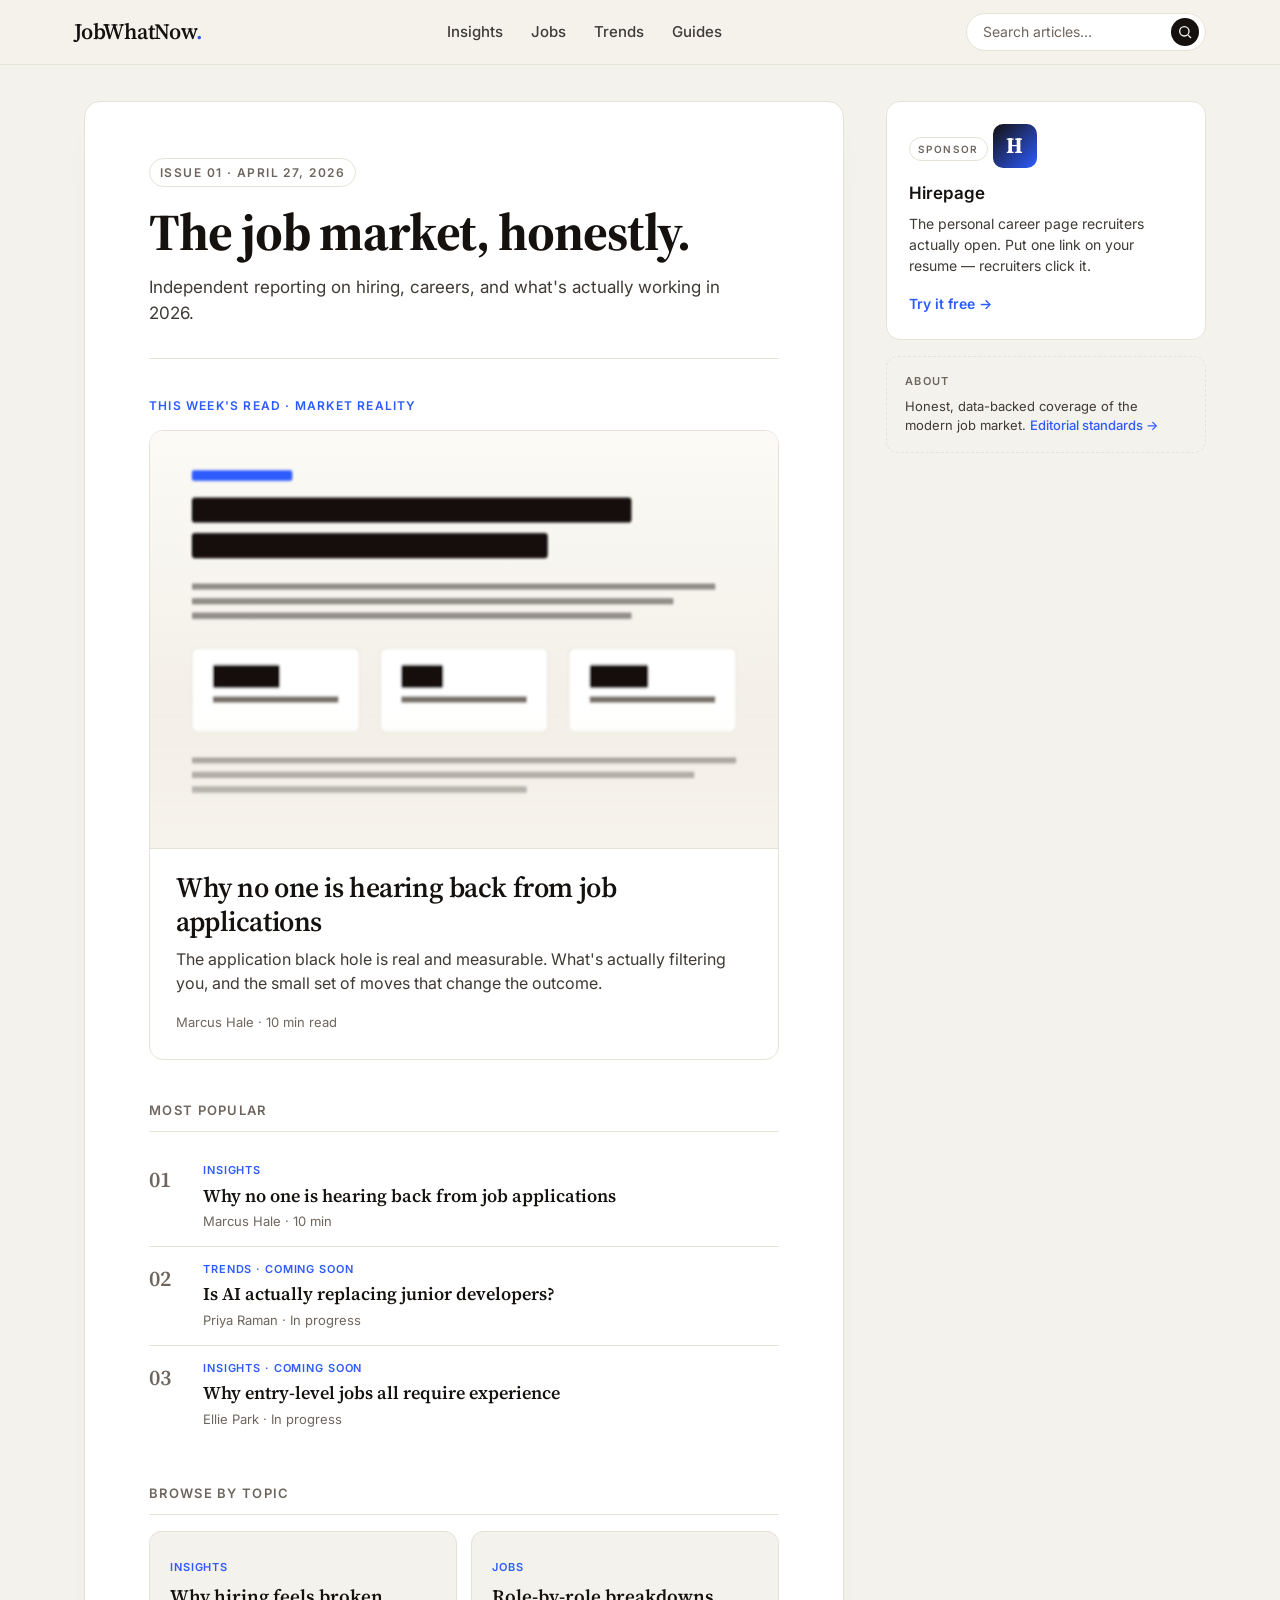
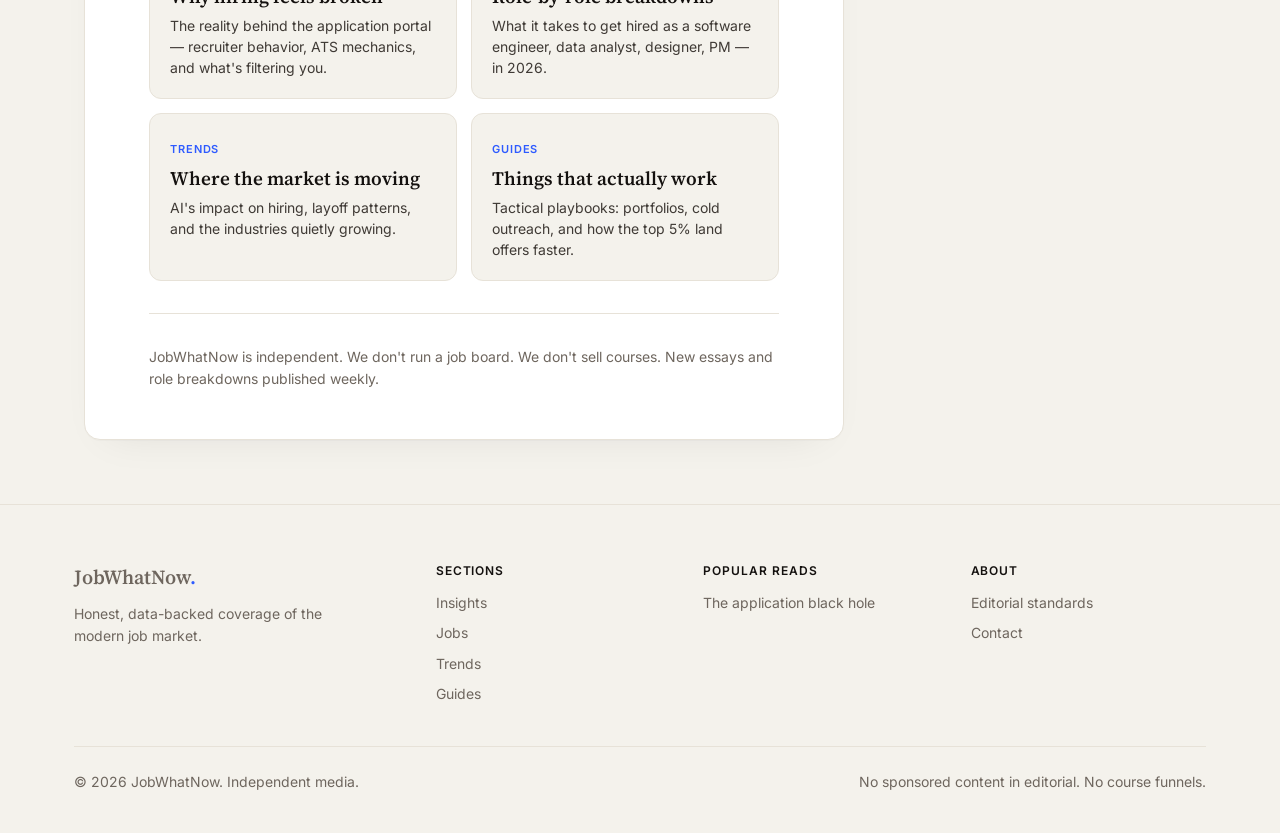
<file: index.html>
<!DOCTYPE html>
<html lang="en">
<head>
<meta charset="UTF-8" />
<meta name="viewport" content="width=device-width,initial-scale=1" />

<title>JobWhatNow — Honest insights on jobs, hiring, and getting hired</title>
<meta name="description" content="Real, data-backed analysis of the modern job market. Why hiring feels broken, what actually works, and what top candidates are doing differently in 2026." />
<link rel="canonical" href="https://jobwhatnow.com/" />

<meta property="og:type" content="website" />
<meta property="og:title" content="JobWhatNow — Honest insights on jobs, hiring, and getting hired" />
<meta property="og:description" content="Real, data-backed analysis of the modern job market. Why hiring feels broken, what actually works, and what top candidates do differently in 2026." />
<meta property="og:url" content="https://jobwhatnow.com/" />
<meta property="og:site_name" content="JobWhatNow" />

<meta name="twitter:card" content="summary_large_image" />
<meta name="twitter:title" content="JobWhatNow — Honest insights on jobs, hiring, and getting hired" />
<meta name="twitter:description" content="Real, data-backed analysis of the modern job market." />

<link rel="preconnect" href="https://fonts.googleapis.com">
<link rel="preconnect" href="https://fonts.gstatic.com" crossorigin>
<link href="https://fonts.googleapis.com/css2?family=Inter:wght@400;500;600;700&family=Source+Serif+4:opsz,wght@8..60,400;8..60,500;8..60,600;8..60,700&display=swap" rel="stylesheet">

<link rel="stylesheet" href="/assets/css/main.css" />

<script type="application/ld+json">
{
  "@context": "https://schema.org",
  "@type": "WebSite",
  "name": "JobWhatNow",
  "url": "https://jobwhatnow.com/",
  "description": "Honest, data-backed insights on jobs, hiring, and the modern career market.",
  "potentialAction": {
    "@type": "SearchAction",
    "target": "https://www.google.com/search?q=site:jobwhatnow.com+{search_term_string}",
    "query-input": "required name=search_term_string"
  }
}
</script>
</head>
<body class="page-paper">

<header class="site-header">
  <div class="container nav">
    <a class="brand" href="/">JobWhatNow<span class="dot">.</span></a>
    <nav class="nav-links">
      <a href="/insights/">Insights</a>
      <a href="/jobs/">Jobs</a>
      <a href="/trends/">Trends</a>
      <a href="/guides/">Guides</a>
    </nav>
    <form class="nav-search" action="https://www.google.com/search" method="get" target="_blank" rel="noopener">
      <input type="hidden" name="q" id="nav-q" />
      <input class="nav-search-input" type="search" placeholder="Search articles…" aria-label="Search articles"
             oninput="document.getElementById('nav-q').value='site:jobwhatnow.com '+this.value" required>
      <button class="nav-search-btn" type="submit" aria-label="Search">
        <svg width="16" height="16" viewBox="0 0 24 24" fill="none" stroke="currentColor" stroke-width="2"><circle cx="11" cy="11" r="7"/><path d="m21 21-4.35-4.35"/></svg>
      </button>
    </form>
  </div>
</header>

<main class="paper-wrap">
  <div class="paper-grid container">

    <!-- PAPER CARD -->
    <article class="paper">

      <div class="masthead">
        <span class="issue-label">Issue 01 · April 27, 2026</span>
        <h1 class="masthead-title">The job market, honestly.</h1>
        <p class="masthead-sub">Independent reporting on hiring, careers, and what's actually working in 2026.</p>
      </div>

      <hr class="paper-rule" />

      <!-- THIS WEEK'S READ -->
      <section class="lede-story">
        <span class="kicker">This week's read · Market Reality</span>
        <a class="lede-card" href="/insights/why-am-i-not-hearing-back-from-job-applications/">
          <div class="lede-img" aria-hidden="true">
            <svg viewBox="0 0 600 400" xmlns="http://www.w3.org/2000/svg" preserveAspectRatio="xMidYMid slice">
              <defs>
                <filter id="blur1"><feGaussianBlur stdDeviation="1.2"/></filter>
                <linearGradient id="bg1" x1="0" x2="0" y1="0" y2="1">
                  <stop offset="0" stop-color="#FBFAF6"/>
                  <stop offset="1" stop-color="#EFEAE0"/>
                </linearGradient>
              </defs>
              <rect width="600" height="400" fill="url(#bg1)"/>
              <g filter="url(#blur1)">
                <rect x="40" y="38" width="96" height="10" rx="2" fill="#2E5BFF"/>
                <rect x="40" y="64" width="420" height="24" rx="3" fill="#14110F"/>
                <rect x="40" y="98" width="340" height="24" rx="3" fill="#14110F"/>
                <rect x="40" y="146" width="500" height="6" rx="1" fill="#3F3A35" opacity=".55"/>
                <rect x="40" y="160" width="460" height="6" rx="1" fill="#3F3A35" opacity=".55"/>
                <rect x="40" y="174" width="420" height="6" rx="1" fill="#3F3A35" opacity=".55"/>
                <rect x="40" y="208" width="160" height="80" rx="6" fill="#FFFFFF" stroke="#E7E2D8"/>
                <rect x="220" y="208" width="160" height="80" rx="6" fill="#FFFFFF" stroke="#E7E2D8"/>
                <rect x="400" y="208" width="160" height="80" rx="6" fill="#FFFFFF" stroke="#E7E2D8"/>
                <rect x="60" y="224" width="64" height="22" rx="2" fill="#14110F"/>
                <rect x="60" y="254" width="120" height="6" rx="1" fill="#6E665E"/>
                <rect x="240" y="224" width="40" height="22" rx="2" fill="#14110F"/>
                <rect x="240" y="254" width="120" height="6" rx="1" fill="#6E665E"/>
                <rect x="420" y="224" width="56" height="22" rx="2" fill="#14110F"/>
                <rect x="420" y="254" width="120" height="6" rx="1" fill="#6E665E"/>
                <rect x="40" y="312" width="520" height="6" rx="1" fill="#3F3A35" opacity=".55"/>
                <rect x="40" y="326" width="480" height="6" rx="1" fill="#3F3A35" opacity=".55"/>
                <rect x="40" y="340" width="320" height="6" rx="1" fill="#3F3A35" opacity=".55"/>
              </g>
            </svg>
          </div>
          <div class="lede-body">
            <h2>Why no one is hearing back from job applications</h2>
            <p>The application black hole is real and measurable. What's actually filtering you, and the small set of moves that change the outcome.</p>
            <span class="lede-meta">Marcus Hale · 10 min read</span>
          </div>
        </a>
      </section>

      <!-- MOST POPULAR -->
      <section class="popular">
        <h3 class="section-h">Most popular</h3>
        <ol class="popular-list">
          <li>
            <a href="/insights/why-am-i-not-hearing-back-from-job-applications/">
              <span class="rank">01</span>
              <div>
                <div class="row-tag">Insights</div>
                <div class="row-title">Why no one is hearing back from job applications</div>
                <div class="row-meta">Marcus Hale · 10 min</div>
              </div>
            </a>
          </li>
          <li>
            <a href="/insights/">
              <span class="rank">02</span>
              <div>
                <div class="row-tag">Trends · Coming soon</div>
                <div class="row-title">Is AI actually replacing junior developers?</div>
                <div class="row-meta">Priya Raman · In progress</div>
              </div>
            </a>
          </li>
          <li>
            <a href="/insights/">
              <span class="rank">03</span>
              <div>
                <div class="row-tag">Insights · Coming soon</div>
                <div class="row-title">Why entry-level jobs all require experience</div>
                <div class="row-meta">Ellie Park · In progress</div>
              </div>
            </a>
          </li>
        </ol>
      </section>

      <!-- BROWSE TOPICS -->
      <section class="topics-block">
        <h3 class="section-h">Browse by topic</h3>
        <div class="topic-grid">
          <a class="topic" href="/insights/">
            <span class="t-tag">Insights</span>
            <h4>Why hiring feels broken</h4>
            <p>The reality behind the application portal — recruiter behavior, ATS mechanics, and what's filtering you.</p>
          </a>
          <a class="topic" href="/jobs/">
            <span class="t-tag">Jobs</span>
            <h4>Role-by-role breakdowns</h4>
            <p>What it takes to get hired as a software engineer, data analyst, designer, PM — in 2026.</p>
          </a>
          <a class="topic" href="/trends/">
            <span class="t-tag">Trends</span>
            <h4>Where the market is moving</h4>
            <p>AI's impact on hiring, layoff patterns, and the industries quietly growing.</p>
          </a>
          <a class="topic" href="/guides/">
            <span class="t-tag">Guides</span>
            <h4>Things that actually work</h4>
            <p>Tactical playbooks: portfolios, cold outreach, and how the top 5% land offers faster.</p>
          </a>
        </div>
      </section>

      <hr class="paper-rule" />

      <section class="masthead-foot">
        <p>JobWhatNow is independent. We don't run a job board. We don't sell courses. New essays and role breakdowns published weekly.</p>
      </section>

    </article>

    <!-- STICKY RIGHT RAIL -->
    <aside class="rail">
      <div class="rail-stack">

        <a class="ad-card" href="https://hirepage.app" rel="noopener" target="_blank">
          <span class="ad-label">Sponsor</span>
          <div class="ad-logo" aria-hidden="true">H</div>
          <h4>Hirepage</h4>
          <p>The personal career page recruiters actually open. Put one link on your resume — recruiters click it.</p>
          <span class="ad-cta">Try it free →</span>
        </a>

        <div class="rail-mini">
          <span class="rail-label">About</span>
          <p>Honest, data-backed coverage of the modern job market. <a href="/about/">Editorial standards →</a></p>
        </div>

      </div>
    </aside>

  </div>
</main>

<footer class="site-footer">
  <div class="container">
    <div class="footer-grid">
      <div>
        <a class="brand" href="/" style="font-size:20px;">JobWhatNow<span class="dot">.</span></a>
        <p style="margin-top:10px; max-width:32ch;">Honest, data-backed coverage of the modern job market.</p>
      </div>
      <div>
        <h5>Sections</h5>
        <ul>
          <li><a href="/insights/">Insights</a></li>
          <li><a href="/jobs/">Jobs</a></li>
          <li><a href="/trends/">Trends</a></li>
          <li><a href="/guides/">Guides</a></li>
        </ul>
      </div>
      <div>
        <h5>Popular reads</h5>
        <ul>
          <li><a href="/insights/why-am-i-not-hearing-back-from-job-applications/">The application black hole</a></li>
        </ul>
      </div>
      <div>
        <h5>About</h5>
        <ul>
          <li><a href="/about/">Editorial standards</a></li>
          <li><a href="/contact/">Contact</a></li>
        </ul>
      </div>
    </div>
    <div class="footer-bottom">
      <span>© 2026 JobWhatNow. Independent media.</span>
      <span class="muted">No sponsored content in editorial. No course funnels.</span>
    </div>
  </div>
</footer>

</body>
</html>
</file>
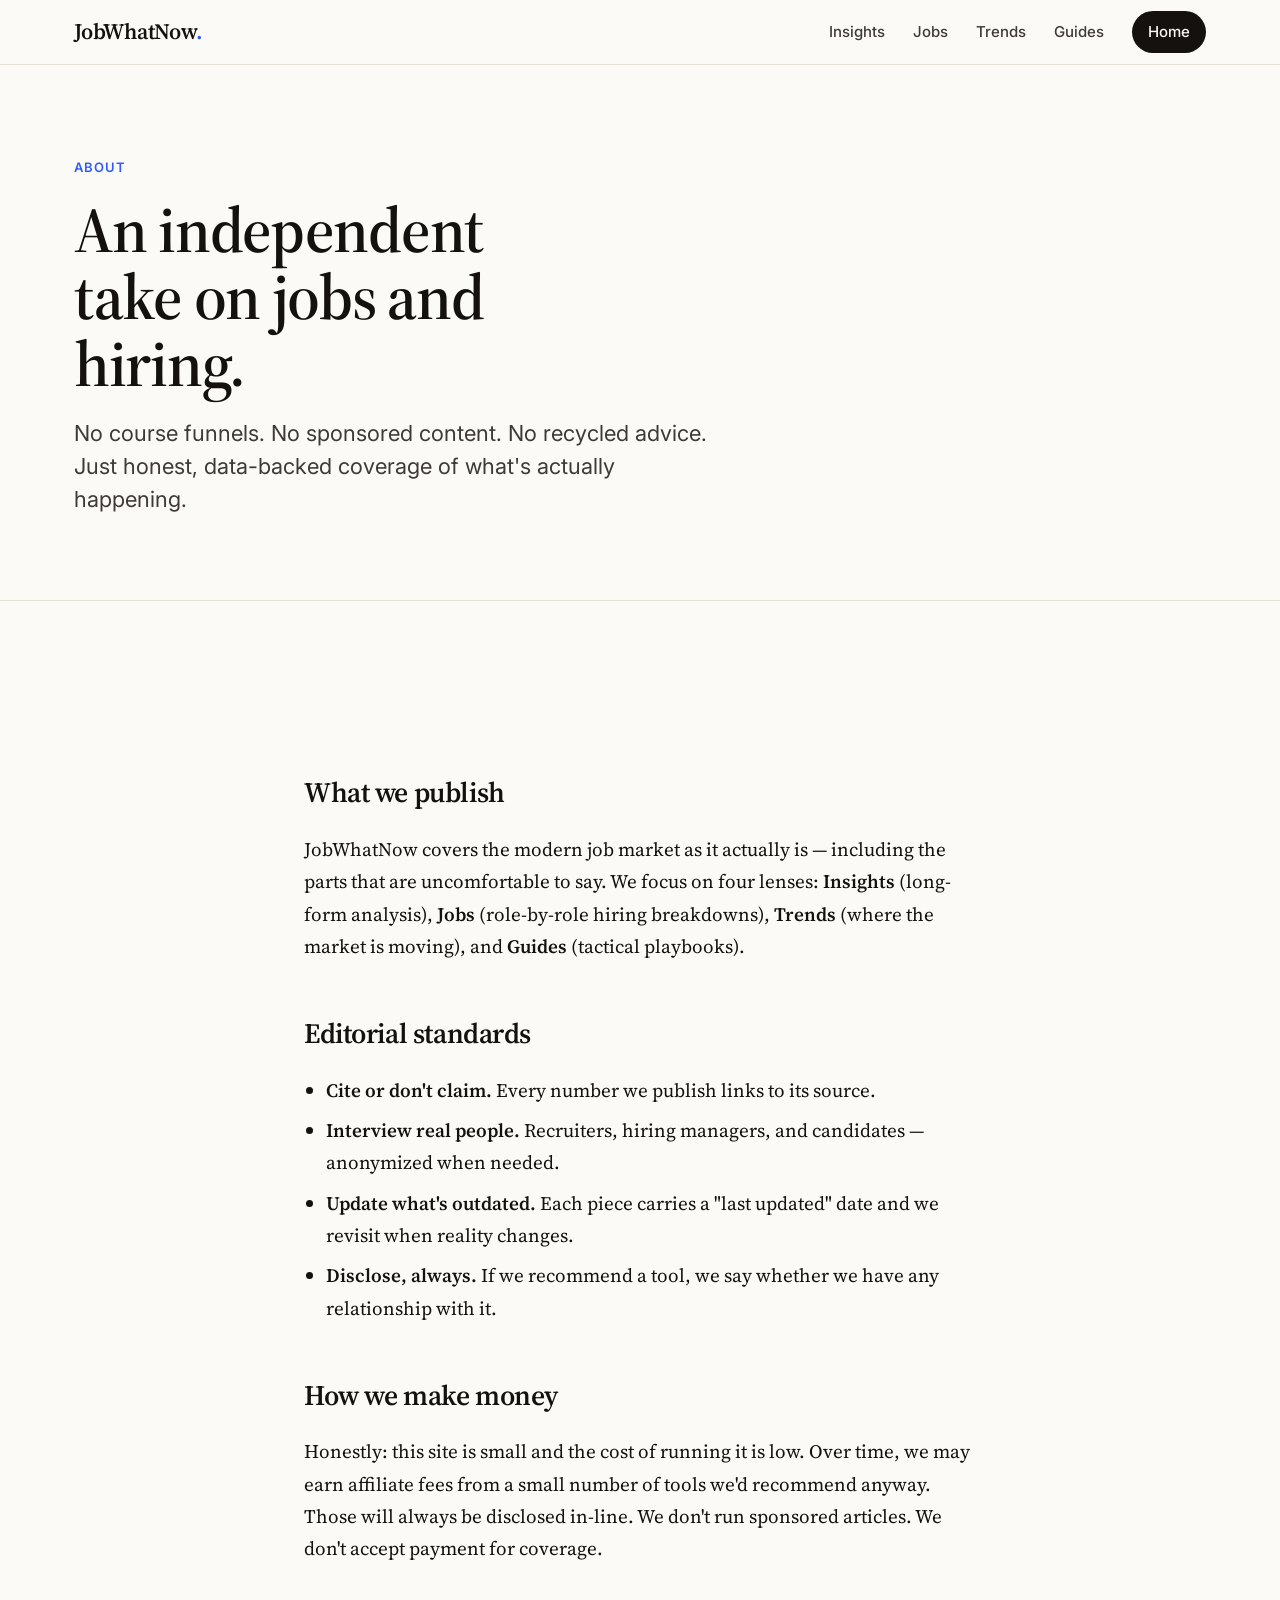
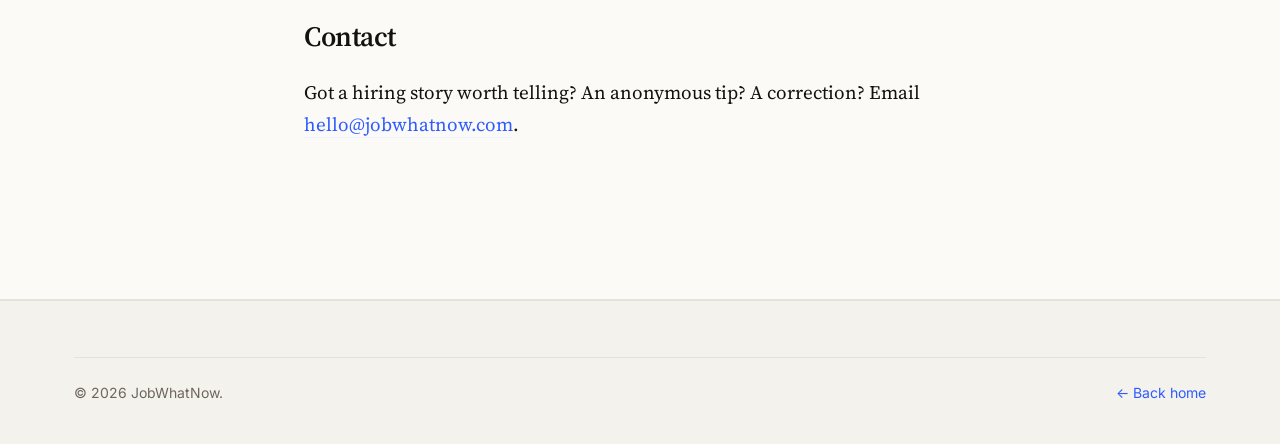
<file: about/index.html>
<!DOCTYPE html>
<html lang="en">
<head>
<meta charset="UTF-8" />
<meta name="viewport" content="width=device-width,initial-scale=1" />
<title>About & Editorial Standards | JobWhatNow</title>
<meta name="description" content="JobWhatNow is independent media covering the realities of hiring. Here's how we work, what we publish, and what we don't." />
<link rel="canonical" href="https://jobwhatnow.com/about/" />
<link rel="preconnect" href="https://fonts.googleapis.com">
<link rel="preconnect" href="https://fonts.gstatic.com" crossorigin>
<link href="https://fonts.googleapis.com/css2?family=Inter:wght@400;500;600;700&family=Source+Serif+4:opsz,wght@8..60,400;8..60,500;8..60,600&display=swap" rel="stylesheet">
<link rel="stylesheet" href="/assets/css/main.css" />
</head>
<body>
<header class="site-header">
  <div class="container nav">
    <a class="brand" href="/">JobWhatNow<span class="dot">.</span></a>
    <nav class="nav-links">
      <a href="/insights/">Insights</a><a href="/jobs/">Jobs</a><a href="/trends/">Trends</a><a href="/guides/">Guides</a>
      <a class="nav-cta" href="/">Home</a>
    </nav>
  </div>
</header>
<main>
<section class="hero">
  <div class="container">
    <span class="eyebrow">About</span>
    <h1>An independent take on jobs and hiring.</h1>
    <p class="lede">No course funnels. No sponsored content. No recycled advice. Just honest, data-backed coverage of what's actually happening.</p>
  </div>
</section>
<section class="section">
  <div class="read">
    <div class="article">
      <h2>What we publish</h2>
      <p>JobWhatNow covers the modern job market as it actually is — including the parts that are uncomfortable to say. We focus on four lenses: <strong>Insights</strong> (long-form analysis), <strong>Jobs</strong> (role-by-role hiring breakdowns), <strong>Trends</strong> (where the market is moving), and <strong>Guides</strong> (tactical playbooks).</p>

      <h2>Editorial standards</h2>
      <ul>
        <li><strong>Cite or don't claim.</strong> Every number we publish links to its source.</li>
        <li><strong>Interview real people.</strong> Recruiters, hiring managers, and candidates — anonymized when needed.</li>
        <li><strong>Update what's outdated.</strong> Each piece carries a "last updated" date and we revisit when reality changes.</li>
        <li><strong>Disclose, always.</strong> If we recommend a tool, we say whether we have any relationship with it.</li>
      </ul>

      <h2>How we make money</h2>
      <p>Honestly: this site is small and the cost of running it is low. Over time, we may earn affiliate fees from a small number of tools we'd recommend anyway. Those will always be disclosed in-line. We don't run sponsored articles. We don't accept payment for coverage.</p>

      <h2>Contact</h2>
      <p>Got a hiring story worth telling? An anonymous tip? A correction? Email <a href="mailto:hello@jobwhatnow.com">hello@jobwhatnow.com</a>.</p>
    </div>
  </div>
</section>
</main>
<footer class="site-footer"><div class="container"><div class="footer-bottom"><span>© 2026 JobWhatNow.</span><a href="/">← Back home</a></div></div></footer>
</body>
</html>
</file>
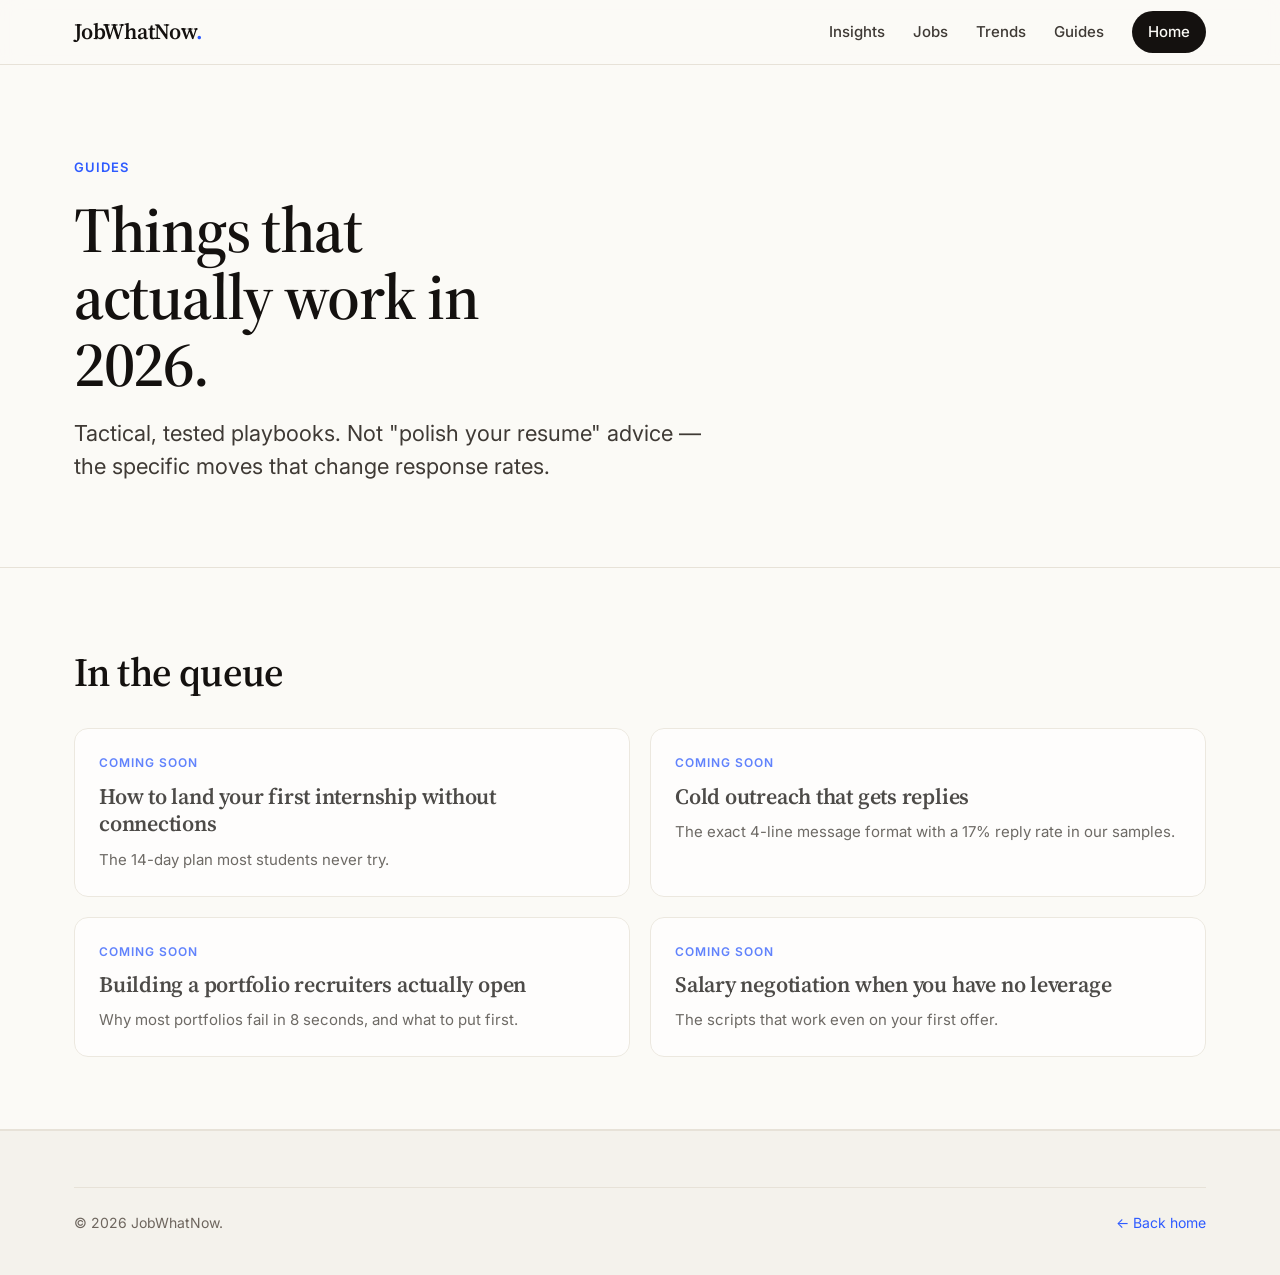
<file: guides/index.html>
<!DOCTYPE html>
<html lang="en">
<head>
<meta charset="UTF-8" />
<meta name="viewport" content="width=device-width,initial-scale=1" />
<title>Guides — Tactical playbooks that actually work | JobWhatNow</title>
<meta name="description" content="Step-by-step playbooks for getting hired in 2026: portfolio, outreach, interview prep, salary negotiation. No filler." />
<link rel="canonical" href="https://jobwhatnow.com/guides/" />
<link rel="preconnect" href="https://fonts.googleapis.com">
<link rel="preconnect" href="https://fonts.gstatic.com" crossorigin>
<link href="https://fonts.googleapis.com/css2?family=Inter:wght@400;500;600;700&family=Source+Serif+4:opsz,wght@8..60,400;8..60,500;8..60,600&display=swap" rel="stylesheet">
<link rel="stylesheet" href="/assets/css/main.css" />
</head>
<body>
<header class="site-header">
  <div class="container nav">
    <a class="brand" href="/">JobWhatNow<span class="dot">.</span></a>
    <nav class="nav-links">
      <a href="/insights/">Insights</a><a href="/jobs/">Jobs</a><a href="/trends/">Trends</a><a href="/guides/">Guides</a>
      <a class="nav-cta" href="/">Home</a>
    </nav>
  </div>
</header>
<main>
<section class="hero">
  <div class="container">
    <span class="eyebrow">Guides</span>
    <h1>Things that actually work in 2026.</h1>
    <p class="lede">Tactical, tested playbooks. Not "polish your resume" advice — the specific moves that change response rates.</p>
  </div>
</section>
<section class="section">
  <div class="container">
    <h2 style="margin-bottom:24px;">In the queue</h2>
    <div class="grid grid-2">
      <div class="card" style="opacity:.75"><span class="tag">Coming soon</span><h3>How to land your first internship without connections</h3><p>The 14-day plan most students never try.</p></div>
      <div class="card" style="opacity:.75"><span class="tag">Coming soon</span><h3>Cold outreach that gets replies</h3><p>The exact 4-line message format with a 17% reply rate in our samples.</p></div>
      <div class="card" style="opacity:.75"><span class="tag">Coming soon</span><h3>Building a portfolio recruiters actually open</h3><p>Why most portfolios fail in 8 seconds, and what to put first.</p></div>
      <div class="card" style="opacity:.75"><span class="tag">Coming soon</span><h3>Salary negotiation when you have no leverage</h3><p>The scripts that work even on your first offer.</p></div>
    </div>
  </div>
</section>
</main>
<footer class="site-footer"><div class="container"><div class="footer-bottom"><span>© 2026 JobWhatNow.</span><a href="/">← Back home</a></div></div></footer>
</body>
</html>
</file>
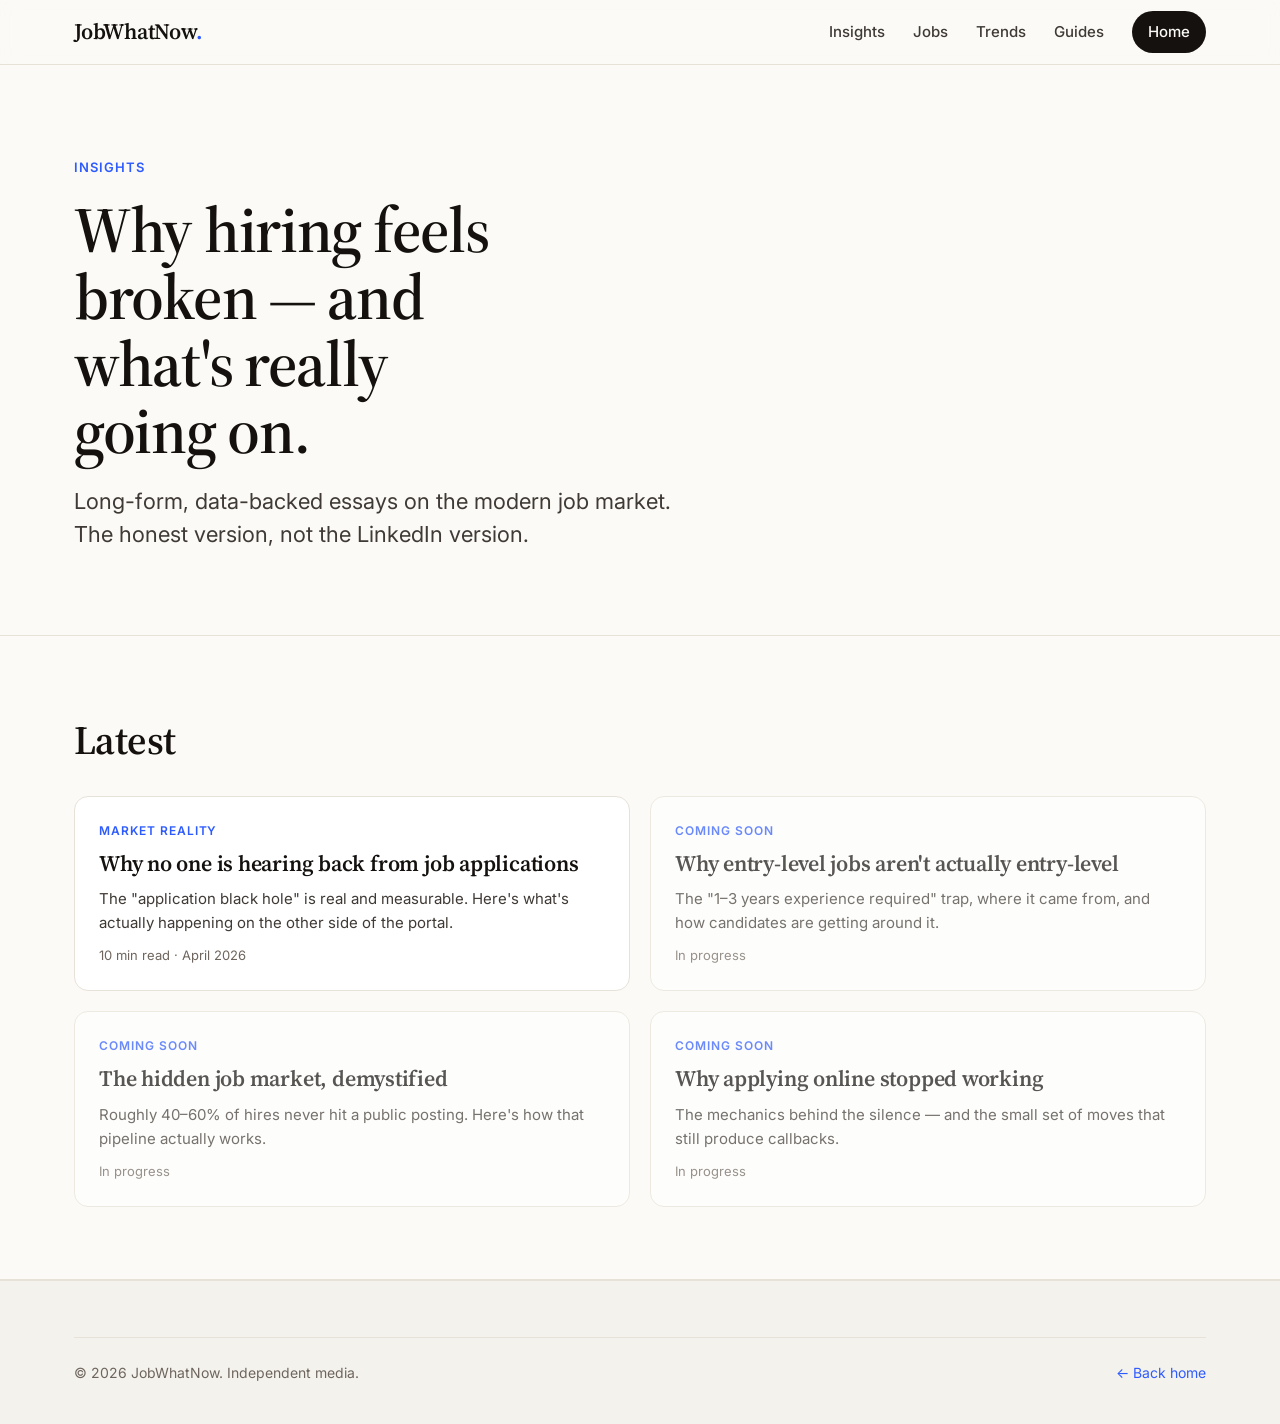
<file: insights/index.html>
<!DOCTYPE html>
<html lang="en">
<head>
<meta charset="UTF-8" />
<meta name="viewport" content="width=device-width,initial-scale=1" />
<title>Insights — Honest analysis of the modern job market | JobWhatNow</title>
<meta name="description" content="Data-backed essays on why hiring feels broken in 2026 — and what's actually happening behind the application portal." />
<link rel="canonical" href="https://jobwhatnow.com/insights/" />
<link rel="preconnect" href="https://fonts.googleapis.com">
<link rel="preconnect" href="https://fonts.gstatic.com" crossorigin>
<link href="https://fonts.googleapis.com/css2?family=Inter:wght@400;500;600;700&family=Source+Serif+4:opsz,wght@8..60,400;8..60,500;8..60,600&display=swap" rel="stylesheet">
<link rel="stylesheet" href="/assets/css/main.css" />
</head>
<body>

<header class="site-header">
  <div class="container nav">
    <a class="brand" href="/">JobWhatNow<span class="dot">.</span></a>
    <nav class="nav-links">
      <a href="/insights/">Insights</a>
      <a href="/jobs/">Jobs</a>
      <a href="/trends/">Trends</a>
      <a href="/guides/">Guides</a>
      <a class="nav-cta" href="/">Home</a>
    </nav>
  </div>
</header>

<main>
<section class="hero">
  <div class="container">
    <span class="eyebrow">Insights</span>
    <h1>Why hiring feels broken — and what's really going on.</h1>
    <p class="lede">Long-form, data-backed essays on the modern job market. The honest version, not the LinkedIn version.</p>
  </div>
</section>

<section class="section">
  <div class="container">
    <h2 style="margin-bottom:24px;">Latest</h2>
    <div class="grid grid-2">
      <a href="/insights/why-am-i-not-hearing-back-from-job-applications/" class="card">
        <span class="tag">Market Reality</span>
        <h3>Why no one is hearing back from job applications</h3>
        <p>The "application black hole" is real and measurable. Here's what's actually happening on the other side of the portal.</p>
        <span class="meta">10 min read · April 2026</span>
      </a>
      <div class="card" style="opacity:.7">
        <span class="tag">Coming soon</span>
        <h3>Why entry-level jobs aren't actually entry-level</h3>
        <p>The "1–3 years experience required" trap, where it came from, and how candidates are getting around it.</p>
        <span class="meta">In progress</span>
      </div>
      <div class="card" style="opacity:.7">
        <span class="tag">Coming soon</span>
        <h3>The hidden job market, demystified</h3>
        <p>Roughly 40–60% of hires never hit a public posting. Here's how that pipeline actually works.</p>
        <span class="meta">In progress</span>
      </div>
      <div class="card" style="opacity:.7">
        <span class="tag">Coming soon</span>
        <h3>Why applying online stopped working</h3>
        <p>The mechanics behind the silence — and the small set of moves that still produce callbacks.</p>
        <span class="meta">In progress</span>
      </div>
    </div>
  </div>
</section>
</main>

<footer class="site-footer">
  <div class="container">
    <div class="footer-bottom">
      <span>© 2026 JobWhatNow. Independent media.</span>
      <a href="/">← Back home</a>
    </div>
  </div>
</footer>
</body>
</html>
</file>
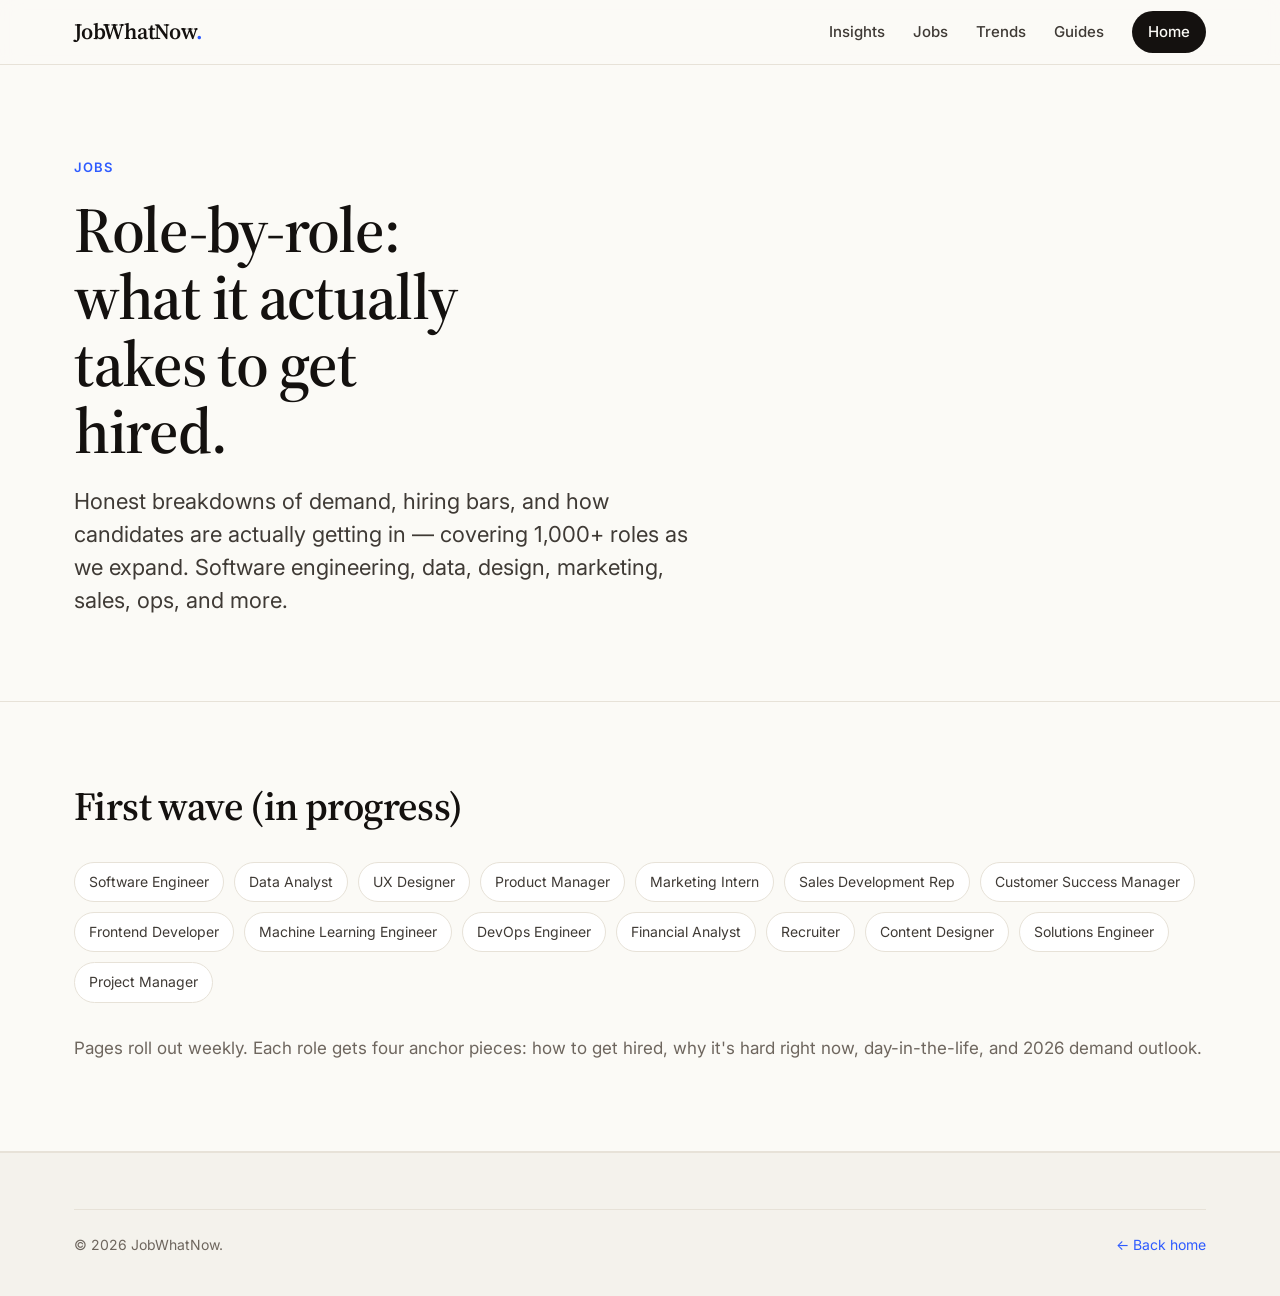
<file: jobs/index.html>
<!DOCTYPE html>
<html lang="en">
<head>
<meta charset="UTF-8" />
<meta name="viewport" content="width=device-width,initial-scale=1" />
<title>Jobs — Role-by-role hiring breakdowns | JobWhatNow</title>
<meta name="description" content="What it actually takes to get hired as a software engineer, data analyst, UX designer, PM, and a thousand other roles in 2026." />
<link rel="canonical" href="https://jobwhatnow.com/jobs/" />
<link rel="preconnect" href="https://fonts.googleapis.com">
<link rel="preconnect" href="https://fonts.gstatic.com" crossorigin>
<link href="https://fonts.googleapis.com/css2?family=Inter:wght@400;500;600;700&family=Source+Serif+4:opsz,wght@8..60,400;8..60,500;8..60,600&display=swap" rel="stylesheet">
<link rel="stylesheet" href="/assets/css/main.css" />
</head>
<body>

<header class="site-header">
  <div class="container nav">
    <a class="brand" href="/">JobWhatNow<span class="dot">.</span></a>
    <nav class="nav-links">
      <a href="/insights/">Insights</a>
      <a href="/jobs/">Jobs</a>
      <a href="/trends/">Trends</a>
      <a href="/guides/">Guides</a>
      <a class="nav-cta" href="/">Home</a>
    </nav>
  </div>
</header>

<main>
<section class="hero">
  <div class="container">
    <span class="eyebrow">Jobs</span>
    <h1>Role-by-role: what it actually takes to get hired.</h1>
    <p class="lede">Honest breakdowns of demand, hiring bars, and how candidates are actually getting in — covering 1,000+ roles as we expand. Software engineering, data, design, marketing, sales, ops, and more.</p>
  </div>
</section>

<section class="section">
  <div class="container">
    <h2 style="margin-bottom:24px;">First wave (in progress)</h2>
    <div class="topics">
      <span class="topic-pill">Software Engineer</span>
      <span class="topic-pill">Data Analyst</span>
      <span class="topic-pill">UX Designer</span>
      <span class="topic-pill">Product Manager</span>
      <span class="topic-pill">Marketing Intern</span>
      <span class="topic-pill">Sales Development Rep</span>
      <span class="topic-pill">Customer Success Manager</span>
      <span class="topic-pill">Frontend Developer</span>
      <span class="topic-pill">Machine Learning Engineer</span>
      <span class="topic-pill">DevOps Engineer</span>
      <span class="topic-pill">Financial Analyst</span>
      <span class="topic-pill">Recruiter</span>
      <span class="topic-pill">Content Designer</span>
      <span class="topic-pill">Solutions Engineer</span>
      <span class="topic-pill">Project Manager</span>
    </div>
    <p class="muted" style="margin-top:32px;">Pages roll out weekly. Each role gets four anchor pieces: how to get hired, why it's hard right now, day-in-the-life, and 2026 demand outlook.</p>
  </div>
</section>
</main>

<footer class="site-footer">
  <div class="container">
    <div class="footer-bottom">
      <span>© 2026 JobWhatNow.</span>
      <a href="/">← Back home</a>
    </div>
  </div>
</footer>
</body>
</html>
</file>
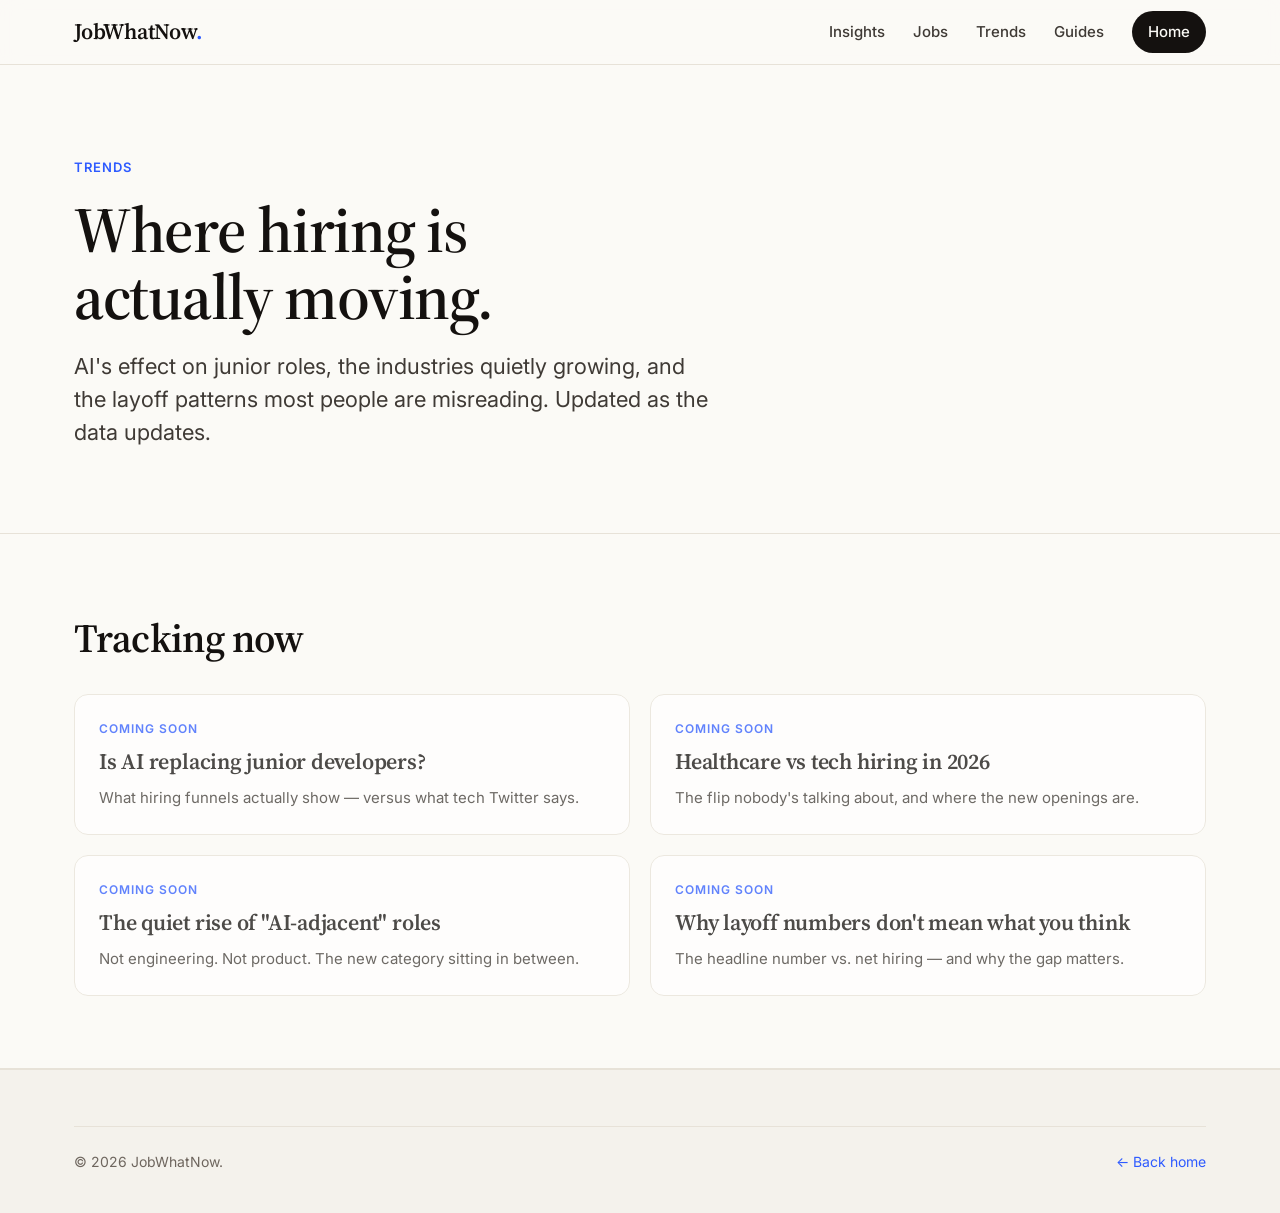
<file: trends/index.html>
<!DOCTYPE html>
<html lang="en">
<head>
<meta charset="UTF-8" />
<meta name="viewport" content="width=device-width,initial-scale=1" />
<title>Trends — Where the job market is moving | JobWhatNow</title>
<meta name="description" content="AI's impact on hiring, layoff patterns, the industries quietly growing, and what it means for the next 24 months." />
<link rel="canonical" href="https://jobwhatnow.com/trends/" />
<link rel="preconnect" href="https://fonts.googleapis.com">
<link rel="preconnect" href="https://fonts.gstatic.com" crossorigin>
<link href="https://fonts.googleapis.com/css2?family=Inter:wght@400;500;600;700&family=Source+Serif+4:opsz,wght@8..60,400;8..60,500;8..60,600&display=swap" rel="stylesheet">
<link rel="stylesheet" href="/assets/css/main.css" />
</head>
<body>
<header class="site-header">
  <div class="container nav">
    <a class="brand" href="/">JobWhatNow<span class="dot">.</span></a>
    <nav class="nav-links">
      <a href="/insights/">Insights</a><a href="/jobs/">Jobs</a><a href="/trends/">Trends</a><a href="/guides/">Guides</a>
      <a class="nav-cta" href="/">Home</a>
    </nav>
  </div>
</header>
<main>
<section class="hero">
  <div class="container">
    <span class="eyebrow">Trends</span>
    <h1>Where hiring is actually moving.</h1>
    <p class="lede">AI's effect on junior roles, the industries quietly growing, and the layoff patterns most people are misreading. Updated as the data updates.</p>
  </div>
</section>
<section class="section">
  <div class="container">
    <h2 style="margin-bottom:24px;">Tracking now</h2>
    <div class="grid grid-2">
      <div class="card" style="opacity:.75"><span class="tag">Coming soon</span><h3>Is AI replacing junior developers?</h3><p>What hiring funnels actually show — versus what tech Twitter says.</p></div>
      <div class="card" style="opacity:.75"><span class="tag">Coming soon</span><h3>Healthcare vs tech hiring in 2026</h3><p>The flip nobody's talking about, and where the new openings are.</p></div>
      <div class="card" style="opacity:.75"><span class="tag">Coming soon</span><h3>The quiet rise of "AI-adjacent" roles</h3><p>Not engineering. Not product. The new category sitting in between.</p></div>
      <div class="card" style="opacity:.75"><span class="tag">Coming soon</span><h3>Why layoff numbers don't mean what you think</h3><p>The headline number vs. net hiring — and why the gap matters.</p></div>
    </div>
  </div>
</section>
</main>
<footer class="site-footer"><div class="container"><div class="footer-bottom"><span>© 2026 JobWhatNow.</span><a href="/">← Back home</a></div></div></footer>
</body>
</html>
</file>
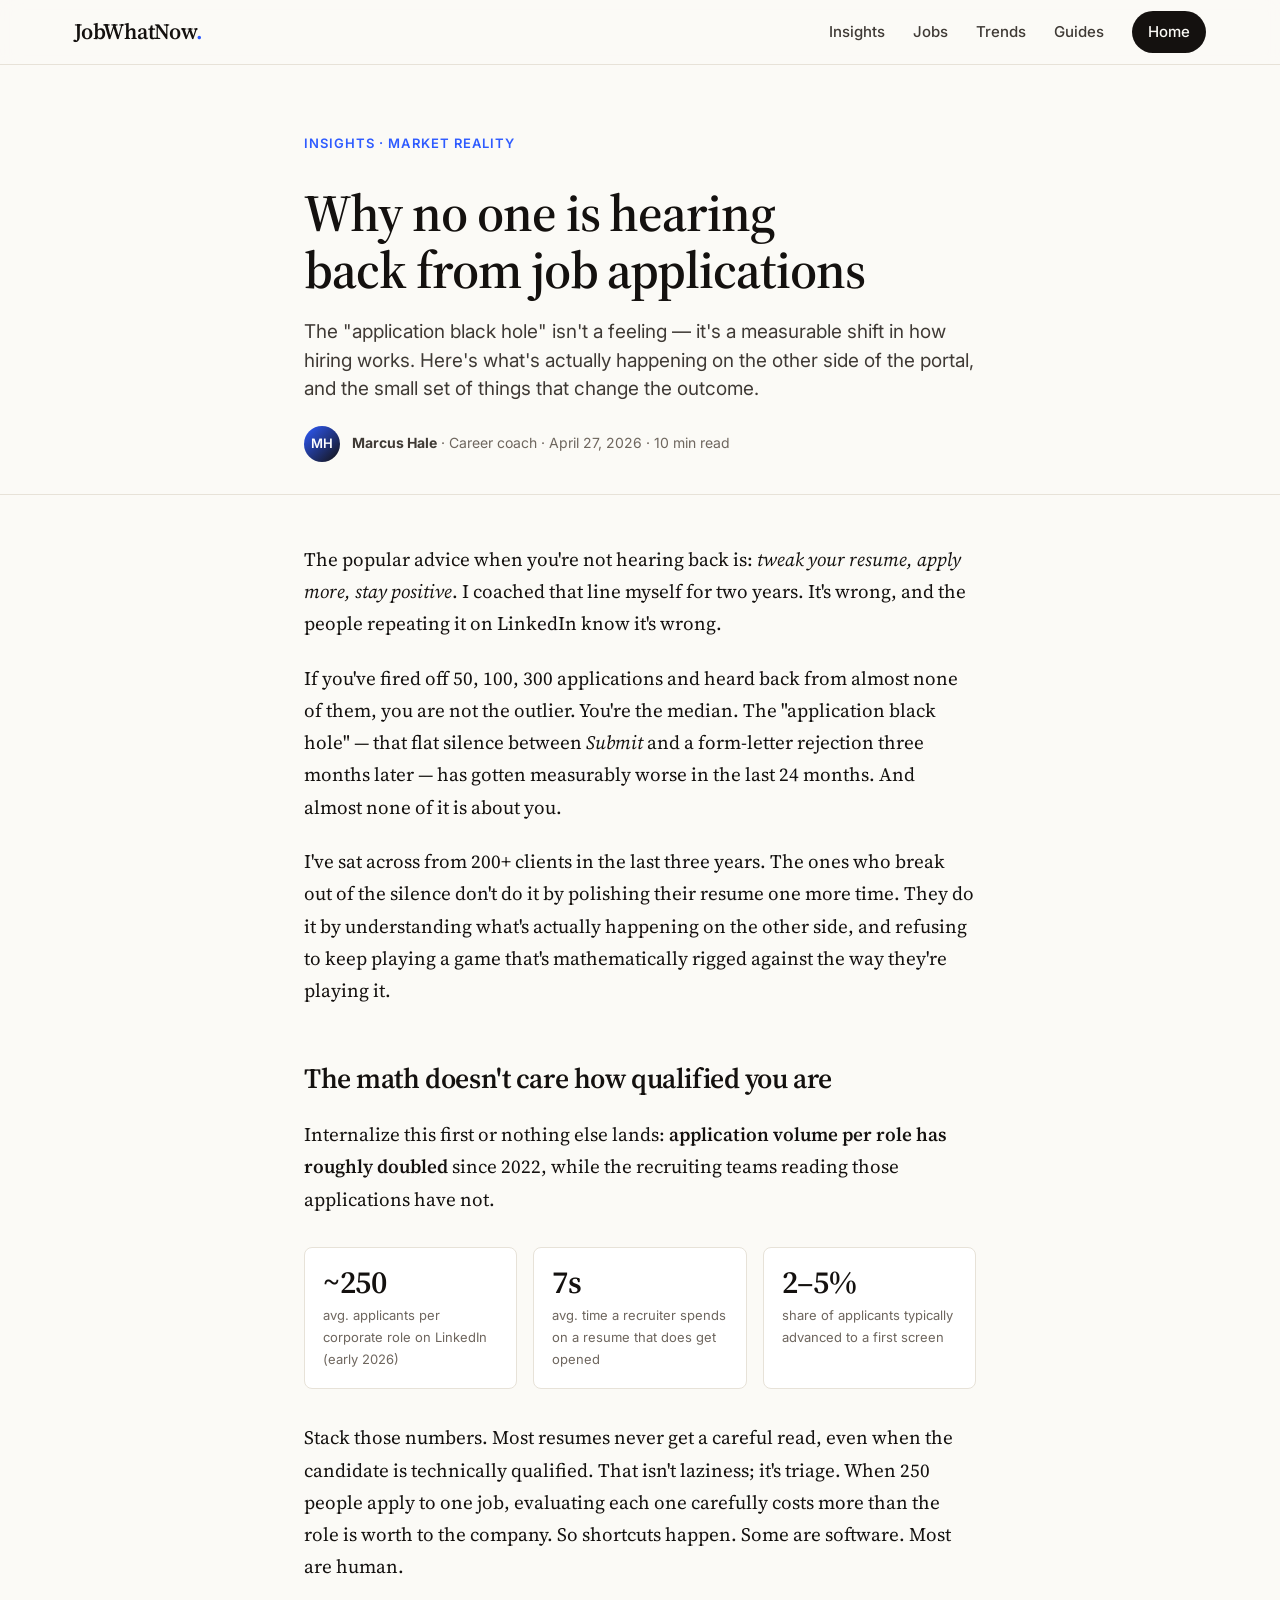
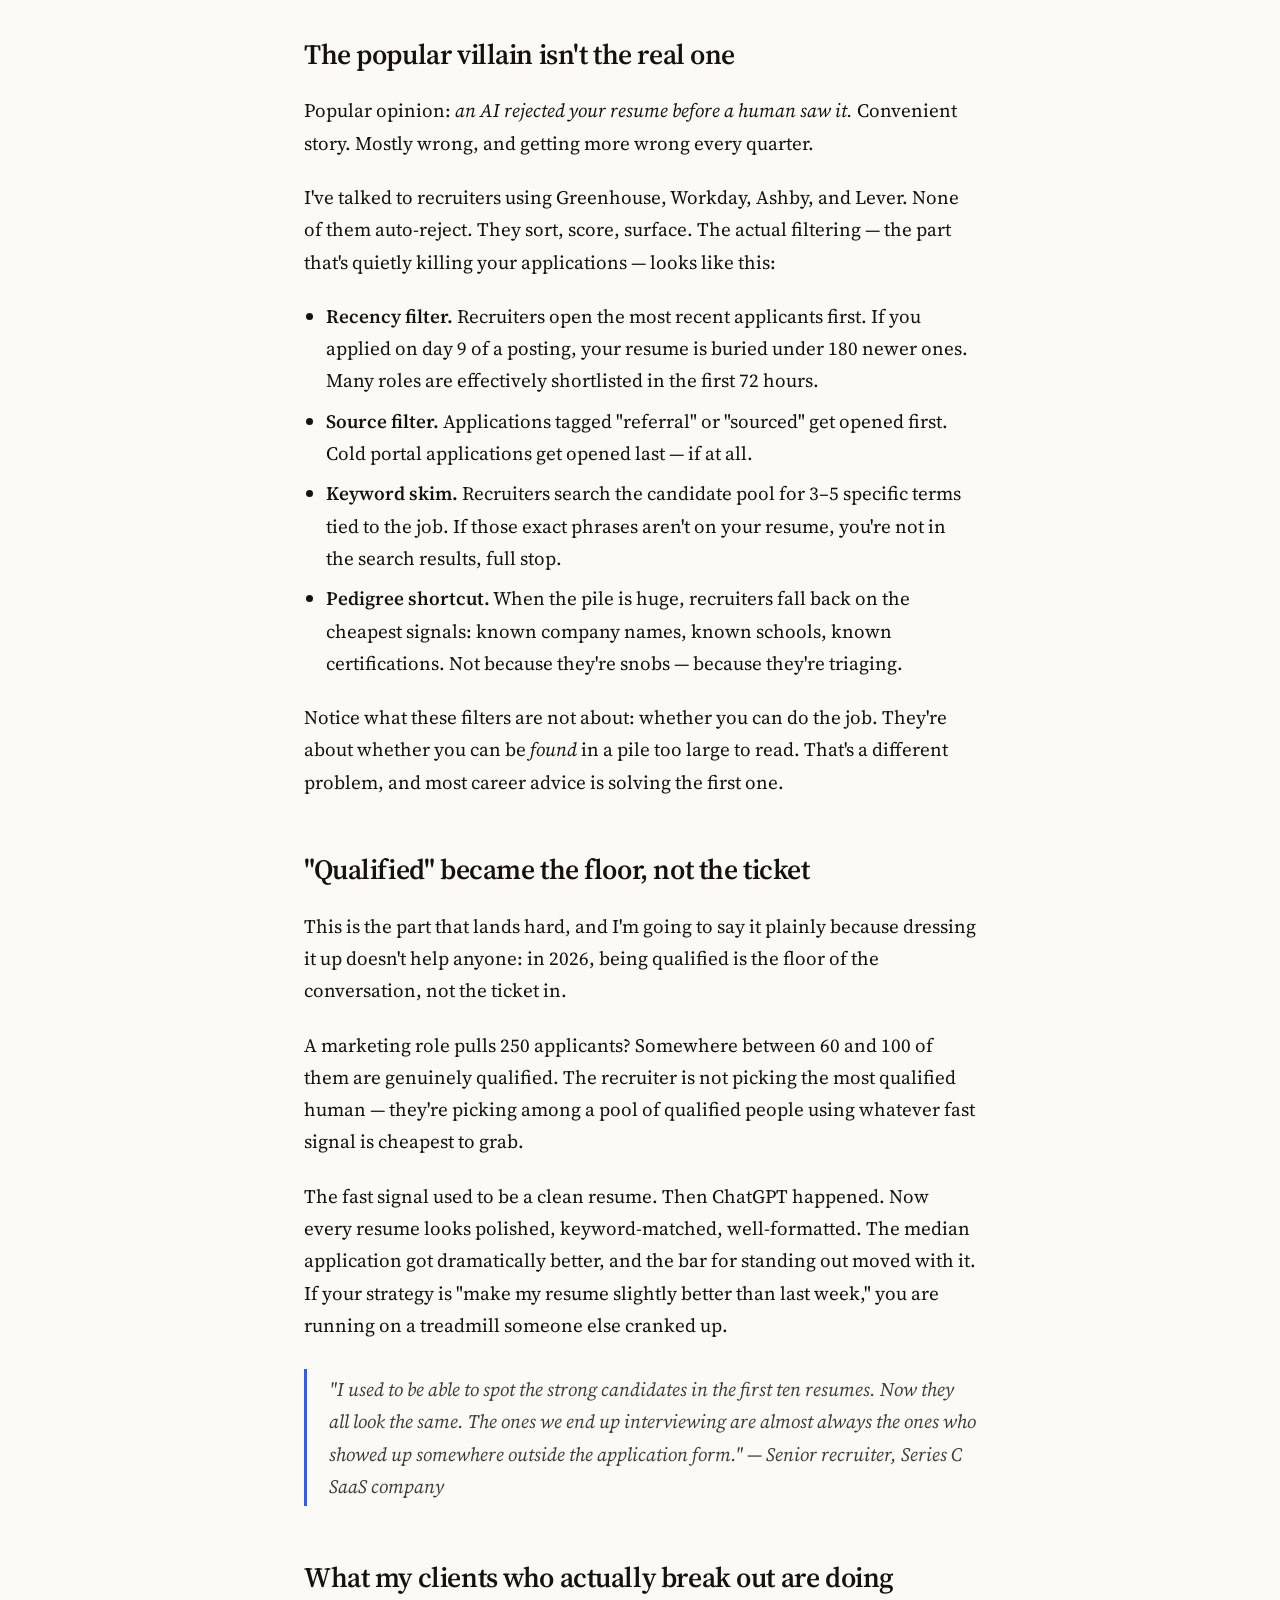
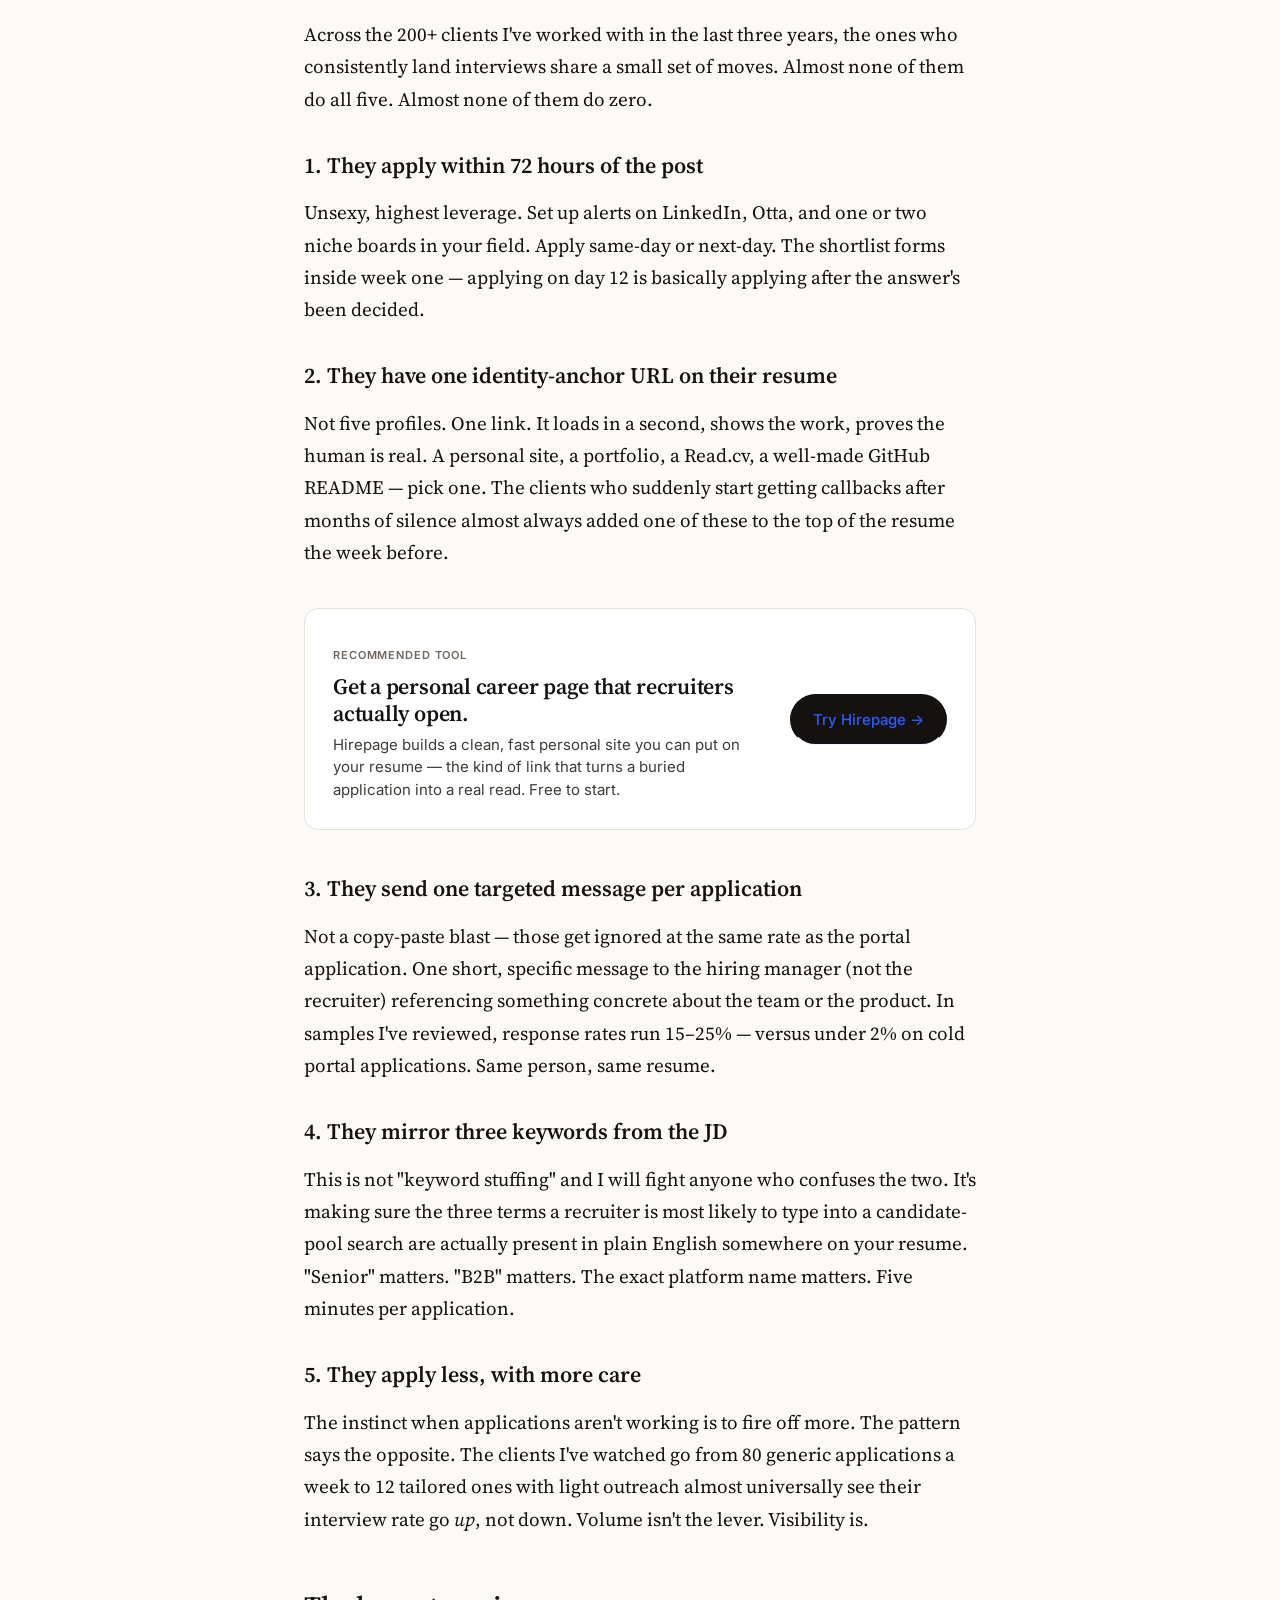
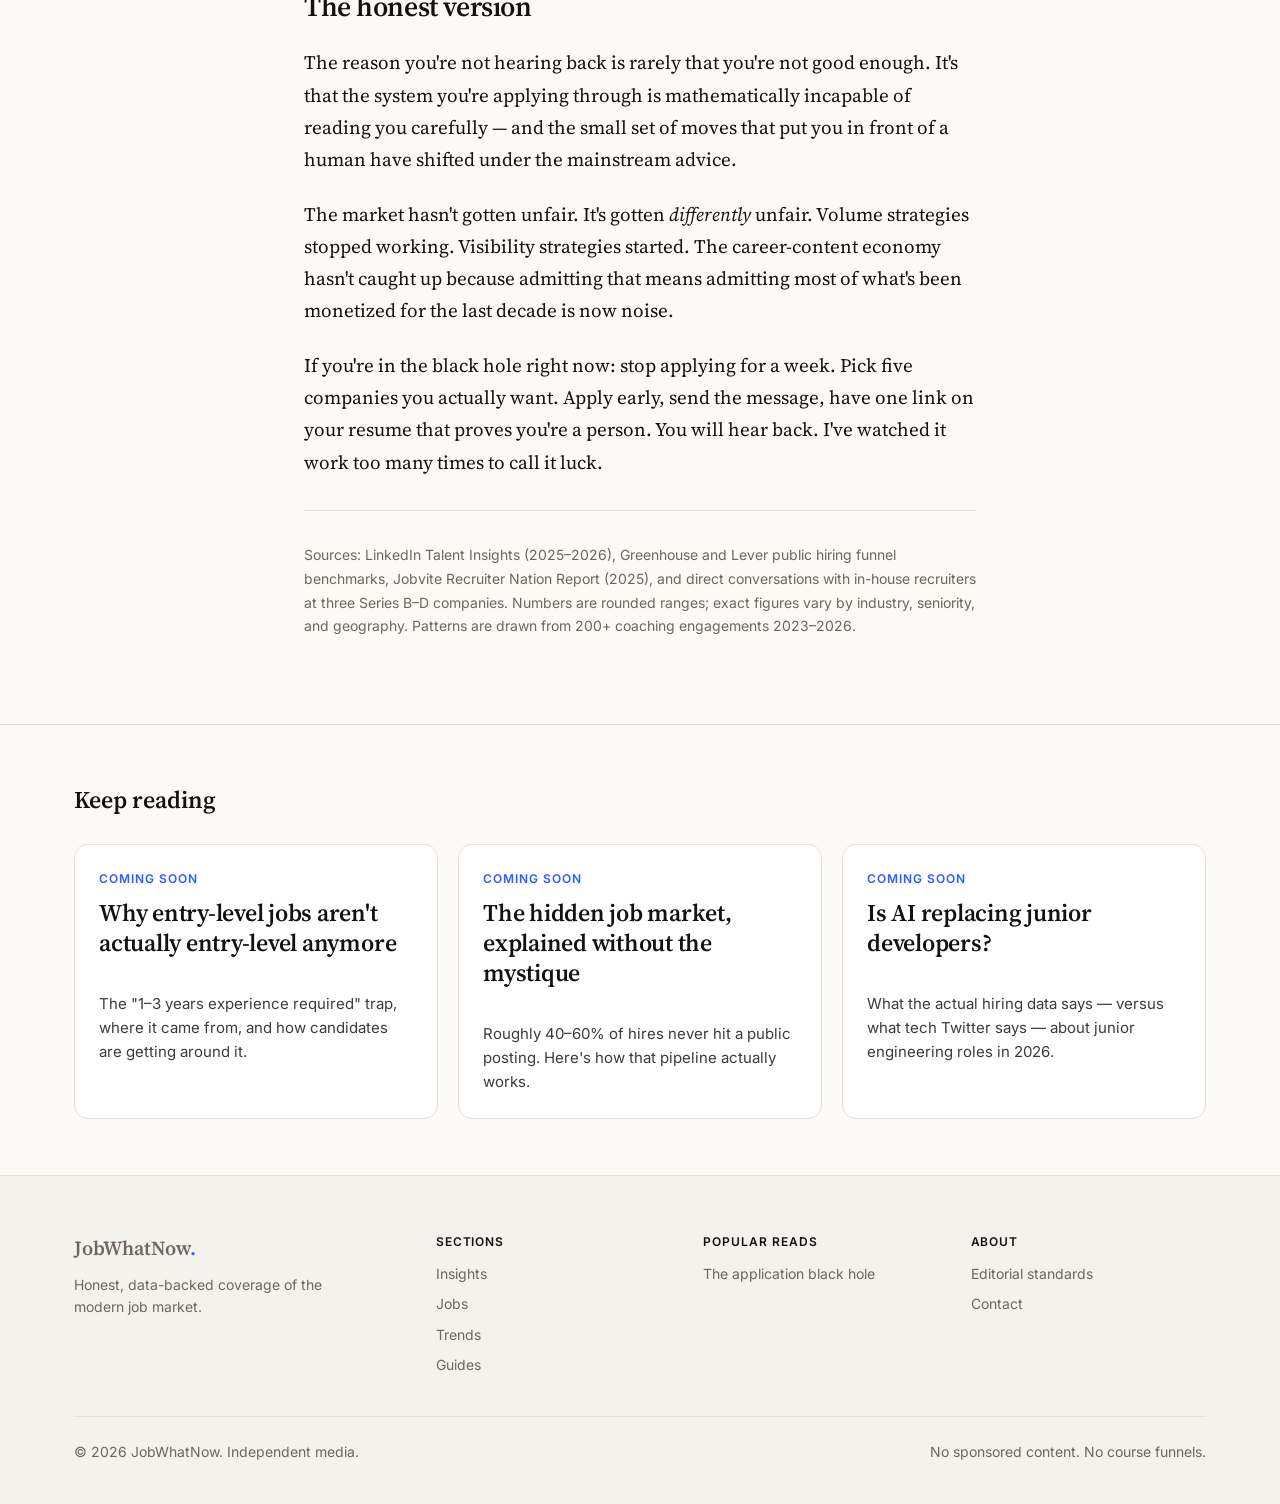
<file: insights/why-am-i-not-hearing-back-from-job-applications/index.html>
<!DOCTYPE html>
<html lang="en">
<head>
<meta charset="UTF-8" />
<meta name="viewport" content="width=device-width,initial-scale=1" />

<title>Why no one is hearing back from job applications in 2026 | JobWhatNow</title>
<meta name="description" content="The 'application black hole' is real and getting worse. A data-backed look at why qualified people are getting silence, what's actually filtering applications, and what the top 5% of candidates do differently." />
<link rel="canonical" href="https://jobwhatnow.com/insights/why-am-i-not-hearing-back-from-job-applications/" />

<meta name="keywords" content="why am I not hearing back from job applications, applied to 100 jobs no response, job application black hole, why no callbacks from jobs, ATS resume filtering, why isn't anyone responding to my applications" />

<!-- Open Graph -->
<meta property="og:type" content="article" />
<meta property="og:title" content="Why no one is hearing back from job applications in 2026" />
<meta property="og:description" content="The application black hole is real. Here's what the data says, why qualified candidates are getting silence, and what changes the outcome." />
<meta property="og:url" content="https://jobwhatnow.com/insights/why-am-i-not-hearing-back-from-job-applications/" />
<meta property="og:site_name" content="JobWhatNow" />
<meta property="article:published_time" content="2026-04-27" />
<meta property="article:section" content="Insights" />

<meta name="twitter:card" content="summary_large_image" />
<meta name="twitter:title" content="Why no one is hearing back from job applications in 2026" />
<meta name="twitter:description" content="The application black hole, explained with data." />

<!-- Fonts -->
<link rel="preconnect" href="https://fonts.googleapis.com">
<link rel="preconnect" href="https://fonts.gstatic.com" crossorigin>
<link href="https://fonts.googleapis.com/css2?family=Inter:wght@400;500;600;700&family=Source+Serif+4:opsz,wght@8..60,400;8..60,500;8..60,600&display=swap" rel="stylesheet">

<link rel="stylesheet" href="/assets/css/main.css" />

<!-- Schema.org Article -->
<script type="application/ld+json">
{
  "@context": "https://schema.org",
  "@type": "Article",
  "headline": "Why no one is hearing back from job applications in 2026",
  "description": "A data-backed look at the application black hole — why qualified candidates are getting silence, and what changes the outcome.",
  "datePublished": "2026-04-27",
  "dateModified": "2026-04-27",
  "author": { "@type": "Person", "name": "Marcus Hale", "jobTitle": "Career Coach", "description": "Contrarian career coach, ex-LinkedIn-era influencer. Writes on hiring reality." },
  "publisher": {
    "@type": "Organization",
    "name": "JobWhatNow",
    "url": "https://jobwhatnow.com/"
  },
  "mainEntityOfPage": {
    "@type": "WebPage",
    "@id": "https://jobwhatnow.com/insights/why-am-i-not-hearing-back-from-job-applications/"
  }
}
</script>

<!-- FAQ schema for SEO -->
<script type="application/ld+json">
{
  "@context": "https://schema.org",
  "@type": "FAQPage",
  "mainEntity": [
    {
      "@type": "Question",
      "name": "Why am I not hearing back from job applications?",
      "acceptedAnswer": {
        "@type": "Answer",
        "text": "The volume of applications per role has roughly doubled since 2022, while hiring teams have shrunk. Most applications are filtered automatically by keyword match, recency, and source — not necessarily by quality. Qualified candidates routinely get silence simply because they applied late, applied broadly, or matched no internal referral signal."
      }
    },
    {
      "@type": "Question",
      "name": "How long should I wait before following up?",
      "acceptedAnswer": {
        "@type": "Answer",
        "text": "If you applied through a portal with no contact, follow-up rarely changes the outcome. If you have a recruiter or hiring manager name, a single short message at the 5–7 day mark performs best. After that, applying to the next role almost always has a higher return than waiting."
      }
    },
    {
      "@type": "Question",
      "name": "Does applying earlier really matter?",
      "acceptedAnswer": {
        "@type": "Answer",
        "text": "Yes, significantly. Internal recruiter data consistently shows that the first 24–72 hours of a job posting receive the most attention, and many roles are effectively shortlisted within the first week — long before the posting closes."
      }
    }
  ]
}
</script>
</head>
<body>

<header class="site-header">
  <div class="container nav">
    <a class="brand" href="/">JobWhatNow<span class="dot">.</span></a>
    <nav class="nav-links">
      <a href="/insights/">Insights</a>
      <a href="/jobs/">Jobs</a>
      <a href="/trends/">Trends</a>
      <a href="/guides/">Guides</a>
      <a class="nav-cta" href="/">Home</a>
    </nav>
  </div>
</header>

<article>

<header class="article-header">
  <div class="read">
    <span class="eyebrow">Insights · Market Reality</span>
    <h1>Why no one is hearing back from job applications</h1>
    <p class="deck">The "application black hole" isn't a feeling — it's a measurable shift in how hiring works. Here's what's actually happening on the other side of the portal, and the small set of things that change the outcome.</p>
    <div class="byline">
      <span class="avatar" aria-hidden="true">MH</span>
      <span><strong style="color:var(--ink-soft)">Marcus Hale</strong> · Career coach · April 27, 2026 · 10 min read</span>
    </div>
  </div>
</header>

<div class="article">
  <div class="read">

    <p>The popular advice when you're not hearing back is: <em>tweak your resume, apply more, stay positive</em>. I coached that line myself for two years. It's wrong, and the people repeating it on LinkedIn know it's wrong.</p>

    <p>If you've fired off 50, 100, 300 applications and heard back from almost none of them, you are not the outlier. You're the median. The "application black hole" — that flat silence between <em>Submit</em> and a form-letter rejection three months later — has gotten measurably worse in the last 24 months. And almost none of it is about you.</p>

    <p>I've sat across from 200+ clients in the last three years. The ones who break out of the silence don't do it by polishing their resume one more time. They do it by understanding what's actually happening on the other side, and refusing to keep playing a game that's mathematically rigged against the way they're playing it.</p>

    <h2>The math doesn't care how qualified you are</h2>

    <p>Internalize this first or nothing else lands: <strong>application volume per role has roughly doubled</strong> since 2022, while the recruiting teams reading those applications have not.</p>

    <div class="stat-row">
      <div class="stat">
        <div class="num">~250</div>
        <div class="label">avg. applicants per corporate role on LinkedIn (early 2026)</div>
      </div>
      <div class="stat">
        <div class="num">7s</div>
        <div class="label">avg. time a recruiter spends on a resume that does get opened</div>
      </div>
      <div class="stat">
        <div class="num">2–5%</div>
        <div class="label">share of applicants typically advanced to a first screen</div>
      </div>
    </div>

    <p>Stack those numbers. Most resumes never get a careful read, even when the candidate is technically qualified. That isn't laziness; it's triage. When 250 people apply to one job, evaluating each one carefully costs more than the role is worth to the company. So shortcuts happen. Some are software. Most are human.</p>

    <h2>The popular villain isn't the real one</h2>

    <p>Popular opinion: <em>an AI rejected your resume before a human saw it.</em> Convenient story. Mostly wrong, and getting more wrong every quarter.</p>

    <p>I've talked to recruiters using Greenhouse, Workday, Ashby, and Lever. None of them auto-reject. They sort, score, surface. The actual filtering — the part that's quietly killing your applications — looks like this:</p>

    <ul>
      <li><strong>Recency filter.</strong> Recruiters open the most recent applicants first. If you applied on day 9 of a posting, your resume is buried under 180 newer ones. Many roles are effectively shortlisted in the first 72 hours.</li>
      <li><strong>Source filter.</strong> Applications tagged "referral" or "sourced" get opened first. Cold portal applications get opened last — if at all.</li>
      <li><strong>Keyword skim.</strong> Recruiters search the candidate pool for 3–5 specific terms tied to the job. If those exact phrases aren't on your resume, you're not in the search results, full stop.</li>
      <li><strong>Pedigree shortcut.</strong> When the pile is huge, recruiters fall back on the cheapest signals: known company names, known schools, known certifications. Not because they're snobs — because they're triaging.</li>
    </ul>

    <p>Notice what these filters are not about: whether you can do the job. They're about whether you can be <em>found</em> in a pile too large to read. That's a different problem, and most career advice is solving the first one.</p>

    <h2>"Qualified" became the floor, not the ticket</h2>

    <p>This is the part that lands hard, and I'm going to say it plainly because dressing it up doesn't help anyone: in 2026, being qualified is the floor of the conversation, not the ticket in.</p>

    <p>A marketing role pulls 250 applicants? Somewhere between 60 and 100 of them are genuinely qualified. The recruiter is not picking the most qualified human — they're picking among a pool of qualified people using whatever fast signal is cheapest to grab.</p>

    <p>The fast signal used to be a clean resume. Then ChatGPT happened. Now every resume looks polished, keyword-matched, well-formatted. The median application got dramatically better, and the bar for standing out moved with it. If your strategy is "make my resume slightly better than last week," you are running on a treadmill someone else cranked up.</p>

    <blockquote>"I used to be able to spot the strong candidates in the first ten resumes. Now they all look the same. The ones we end up interviewing are almost always the ones who showed up somewhere outside the application form." — Senior recruiter, Series C SaaS company</blockquote>

    <h2>What my clients who actually break out are doing</h2>

    <p>Across the 200+ clients I've worked with in the last three years, the ones who consistently land interviews share a small set of moves. Almost none of them do all five. Almost none of them do zero.</p>

    <h3>1. They apply within 72 hours of the post</h3>
    <p>Unsexy, highest leverage. Set up alerts on LinkedIn, Otta, and one or two niche boards in your field. Apply same-day or next-day. The shortlist forms inside week one — applying on day 12 is basically applying after the answer's been decided.</p>

    <h3>2. They have one identity-anchor URL on their resume</h3>
    <p>Not five profiles. One link. It loads in a second, shows the work, proves the human is real. A personal site, a portfolio, a Read.cv, a well-made GitHub README — pick one. The clients who suddenly start getting callbacks after months of silence almost always added one of these to the top of the resume the week before.</p>

    <div class="conversion">
      <div>
        <div class="eyebrow">Recommended tool</div>
        <h4>Get a personal career page that recruiters actually open.</h4>
        <p>Hirepage builds a clean, fast personal site you can put on your resume — the kind of link that turns a buried application into a real read. Free to start.</p>
      </div>
      <a class="btn btn-primary" href="https://hirepage.app" rel="noopener" target="_blank">Try Hirepage →</a>
    </div>

    <h3>3. They send one targeted message per application</h3>
    <p>Not a copy-paste blast — those get ignored at the same rate as the portal application. One short, specific message to the hiring manager (not the recruiter) referencing something concrete about the team or the product. In samples I've reviewed, response rates run 15–25% — versus under 2% on cold portal applications. Same person, same resume.</p>

    <h3>4. They mirror three keywords from the JD</h3>
    <p>This is not "keyword stuffing" and I will fight anyone who confuses the two. It's making sure the three terms a recruiter is most likely to type into a candidate-pool search are actually present in plain English somewhere on your resume. "Senior" matters. "B2B" matters. The exact platform name matters. Five minutes per application.</p>

    <h3>5. They apply less, with more care</h3>
    <p>The instinct when applications aren't working is to fire off more. The pattern says the opposite. The clients I've watched go from 80 generic applications a week to 12 tailored ones with light outreach almost universally see their interview rate go <em>up</em>, not down. Volume isn't the lever. Visibility is.</p>

    <h2>The honest version</h2>

    <p>The reason you're not hearing back is rarely that you're not good enough. It's that the system you're applying through is mathematically incapable of reading you carefully — and the small set of moves that put you in front of a human have shifted under the mainstream advice.</p>

    <p>The market hasn't gotten unfair. It's gotten <em>differently</em> unfair. Volume strategies stopped working. Visibility strategies started. The career-content economy hasn't caught up because admitting that means admitting most of what's been monetized for the last decade is now noise.</p>

    <p>If you're in the black hole right now: stop applying for a week. Pick five companies you actually want. Apply early, send the message, have one link on your resume that proves you're a person. You will hear back. I've watched it work too many times to call it luck.</p>

    <hr class="divider" />

    <p class="muted" style="font-size:14px; font-family: var(--font-sans);">Sources: LinkedIn Talent Insights (2025–2026), Greenhouse and Lever public hiring funnel benchmarks, Jobvite Recruiter Nation Report (2025), and direct conversations with in-house recruiters at three Series B–D companies. Numbers are rounded ranges; exact figures vary by industry, seniority, and geography. Patterns are drawn from 200+ coaching engagements 2023–2026.</p>

  </div>
</div>

<!-- RELATED -->
<section class="related">
  <div class="container">
    <h3>Keep reading</h3>
    <div class="grid grid-3">
      <a href="/insights/" class="card">
        <span class="tag">Coming soon</span>
        <h3>Why entry-level jobs aren't actually entry-level anymore</h3>
        <p>The "1–3 years experience required" trap, where it came from, and how candidates are getting around it.</p>
      </a>
      <a href="/insights/" class="card">
        <span class="tag">Coming soon</span>
        <h3>The hidden job market, explained without the mystique</h3>
        <p>Roughly 40–60% of hires never hit a public posting. Here's how that pipeline actually works.</p>
      </a>
      <a href="/trends/" class="card">
        <span class="tag">Coming soon</span>
        <h3>Is AI replacing junior developers?</h3>
        <p>What the actual hiring data says — versus what tech Twitter says — about junior engineering roles in 2026.</p>
      </a>
    </div>
  </div>
</section>

</article>

<footer class="site-footer">
  <div class="container">
    <div class="footer-grid">
      <div>
        <a class="brand" href="/" style="font-size:20px;">JobWhatNow<span class="dot">.</span></a>
        <p style="margin-top:10px; max-width:32ch;">Honest, data-backed coverage of the modern job market.</p>
      </div>
      <div>
        <h5>Sections</h5>
        <ul>
          <li><a href="/insights/">Insights</a></li>
          <li><a href="/jobs/">Jobs</a></li>
          <li><a href="/trends/">Trends</a></li>
          <li><a href="/guides/">Guides</a></li>
        </ul>
      </div>
      <div>
        <h5>Popular reads</h5>
        <ul>
          <li><a href="/insights/why-am-i-not-hearing-back-from-job-applications/">The application black hole</a></li>
        </ul>
      </div>
      <div>
        <h5>About</h5>
        <ul>
          <li><a href="/about/">Editorial standards</a></li>
          <li><a href="/contact/">Contact</a></li>
        </ul>
      </div>
    </div>
    <div class="footer-bottom">
      <span>© 2026 JobWhatNow. Independent media.</span>
      <span class="muted">No sponsored content. No course funnels.</span>
    </div>
  </div>
</footer>

</body>
</html>
</file>
<file: assets/css/main.css>
/* ================================================================
   JobWhatNow — Design System
   Minimal, modern, content-first. Feels like a real media brand.
   ================================================================ */

:root {
  --bg: #FBFAF6;
  --bg-card: #FFFFFF;
  --bg-subtle: #F4F2EC;
  --ink: #14110F;
  --ink-soft: #3F3A35;
  --ink-muted: #6E665E;
  --line: #E7E2D8;
  --accent: #2E5BFF;
  --accent-hover: #1F47D6;
  --accent-soft: #EEF2FF;
  --warn: #B33A1C;
  --good: #0E7C3A;
  --max: 1180px;
  --read: 720px;
  --radius: 14px;
  --radius-sm: 8px;
  --shadow-sm: 0 1px 2px rgba(20,17,15,.04), 0 1px 1px rgba(20,17,15,.02);
  --shadow: 0 8px 30px rgba(20,17,15,.06), 0 1px 2px rgba(20,17,15,.04);
  --font-sans: "Inter", -apple-system, BlinkMacSystemFont, "Segoe UI", Roboto, Helvetica, Arial, sans-serif;
  --font-serif: "Source Serif 4", "Source Serif Pro", Georgia, "Times New Roman", serif;
}

* { box-sizing: border-box; }
html { -webkit-text-size-adjust: 100%; scroll-behavior: smooth; }
body {
  margin: 0;
  font-family: var(--font-sans);
  background: var(--bg);
  color: var(--ink);
  font-size: 17px;
  line-height: 1.6;
  -webkit-font-smoothing: antialiased;
  text-rendering: optimizeLegibility;
}

img { max-width: 100%; display: block; height: auto; }
a { color: var(--accent); text-decoration: none; }
a:hover { color: var(--accent-hover); text-decoration: underline; text-underline-offset: 3px; }

/* -------- Layout -------- */
.container { max-width: var(--max); margin: 0 auto; padding: 0 24px; }
.read { max-width: var(--read); margin: 0 auto; padding: 0 24px; }

/* -------- Header / Nav -------- */
.site-header {
  position: sticky; top: 0; z-index: 50;
  background: rgba(251,250,246,.85);
  backdrop-filter: saturate(140%) blur(10px);
  -webkit-backdrop-filter: saturate(140%) blur(10px);
  border-bottom: 1px solid var(--line);
}
.nav {
  display: flex; align-items: center; justify-content: space-between;
  height: 64px;
}
.brand {
  font-family: var(--font-serif);
  font-weight: 600;
  font-size: 22px;
  color: var(--ink);
  letter-spacing: -.01em;
}
.brand:hover { text-decoration: none; }
.brand .dot { color: var(--accent); }
.nav-links { display: flex; gap: 28px; align-items: center; }
.nav-links a { color: var(--ink-soft); font-size: 15px; font-weight: 500; }
.nav-links a:hover { color: var(--ink); text-decoration: none; }
.nav-cta {
  background: var(--ink); color: var(--bg) !important;
  padding: 9px 16px; border-radius: 999px; font-weight: 500; font-size: 14px;
}
.nav-cta:hover { background: var(--accent); text-decoration: none; }
@media (max-width: 720px) {
  .nav-links a:not(.nav-cta) { display: none; }
}

/* -------- Hero -------- */
.hero {
  padding: 88px 0 56px;
  border-bottom: 1px solid var(--line);
}
.eyebrow {
  display: inline-block;
  font-size: 13px; font-weight: 600;
  letter-spacing: .08em; text-transform: uppercase;
  color: var(--accent);
  margin-bottom: 18px;
}
.hero h1 {
  font-family: var(--font-serif);
  font-weight: 600;
  font-size: clamp(38px, 6vw, 64px);
  line-height: 1.05;
  letter-spacing: -.02em;
  margin: 0 0 20px;
  max-width: 14ch;
}
.hero p.lede {
  font-size: clamp(18px, 2.2vw, 22px);
  color: var(--ink-soft);
  max-width: 640px;
  line-height: 1.5;
  margin: 0 0 28px;
}
.hero-actions { display: flex; gap: 12px; flex-wrap: wrap; }
.btn {
  display: inline-flex; align-items: center; gap: 8px;
  padding: 12px 22px;
  border-radius: 999px;
  font-weight: 500; font-size: 15px;
  border: 1px solid transparent;
  transition: transform .08s ease, background .15s ease, border-color .15s ease;
}
.btn:hover { text-decoration: none; transform: translateY(-1px); }
.btn-primary { background: var(--ink); color: var(--bg); }
.btn-primary:hover { background: var(--accent); color: #fff; }
.btn-ghost { background: transparent; border-color: var(--line); color: var(--ink); }
.btn-ghost:hover { border-color: var(--ink); color: var(--ink); }

/* -------- Section -------- */
.section { padding: 72px 0; border-bottom: 1px solid var(--line); }
.section h2 {
  font-family: var(--font-serif);
  font-size: clamp(28px, 3.5vw, 40px);
  letter-spacing: -.015em;
  margin: 0 0 8px;
  font-weight: 600;
}
.section .sub {
  color: var(--ink-muted); font-size: 16px; margin: 0 0 36px;
  max-width: 60ch;
}

/* -------- Card grid -------- */
.grid { display: grid; gap: 20px; }
.grid-3 { grid-template-columns: repeat(3, 1fr); }
.grid-2 { grid-template-columns: repeat(2, 1fr); }
@media (max-width: 880px) { .grid-3 { grid-template-columns: 1fr 1fr; } }
@media (max-width: 600px) { .grid-3, .grid-2 { grid-template-columns: 1fr; } }

.card {
  background: var(--bg-card);
  border: 1px solid var(--line);
  border-radius: var(--radius);
  padding: 24px;
  transition: border-color .15s ease, transform .15s ease, box-shadow .15s ease;
  display: flex; flex-direction: column; gap: 10px;
  text-decoration: none; color: inherit;
}
.card:hover {
  border-color: #d8d2c4;
  transform: translateY(-2px);
  box-shadow: var(--shadow);
  text-decoration: none;
}
.card .tag {
  font-size: 12px; font-weight: 600;
  text-transform: uppercase; letter-spacing: .08em;
  color: var(--accent);
}
.card h3 {
  font-family: var(--font-serif);
  font-weight: 600;
  font-size: 22px;
  line-height: 1.25;
  letter-spacing: -.01em;
  margin: 0;
  color: var(--ink);
}
.card p { color: var(--ink-soft); margin: 0; font-size: 15px; }
.card .meta { color: var(--ink-muted); font-size: 13px; margin-top: auto; }

/* -------- Featured (large) card -------- */
.featured {
  display: grid; grid-template-columns: 1.1fr 1fr; gap: 40px;
  align-items: center;
  background: var(--bg-card);
  border: 1px solid var(--line);
  border-radius: var(--radius);
  padding: 32px;
}
.featured h3 {
  font-family: var(--font-serif);
  font-size: clamp(26px, 3vw, 36px);
  line-height: 1.15;
  letter-spacing: -.015em;
  margin: 12px 0 14px;
}
.featured p { color: var(--ink-soft); margin: 0 0 20px; font-size: 17px; }
.featured-img {
  background: linear-gradient(135deg, #1F2937 0%, #2E5BFF 100%);
  border-radius: var(--radius-sm);
  aspect-ratio: 4/3;
  position: relative;
  overflow: hidden;
}
.featured-img::after {
  content: "";
  position: absolute; inset: 0;
  background:
    radial-gradient(circle at 20% 20%, rgba(255,255,255,.18), transparent 40%),
    radial-gradient(circle at 80% 80%, rgba(255,255,255,.10), transparent 40%);
}
@media (max-width: 760px) { .featured { grid-template-columns: 1fr; padding: 24px; } }

/* -------- Topic clusters -------- */
.topics { display: flex; flex-wrap: wrap; gap: 10px; }
.topic-pill {
  display: inline-flex; align-items: center;
  padding: 8px 14px; border-radius: 999px;
  background: var(--bg-card); border: 1px solid var(--line);
  font-size: 14px; color: var(--ink-soft);
  transition: all .15s ease;
}
.topic-pill:hover { border-color: var(--ink); color: var(--ink); text-decoration: none; }

/* -------- Tools section (stealth) -------- */
.tools {
  display: grid; grid-template-columns: repeat(3, 1fr); gap: 16px;
}
@media (max-width: 880px) { .tools { grid-template-columns: 1fr 1fr; } }
@media (max-width: 600px) { .tools { grid-template-columns: 1fr; } }
.tool {
  background: var(--bg-card);
  border: 1px solid var(--line);
  border-radius: var(--radius);
  padding: 22px;
}
.tool h4 {
  font-family: var(--font-sans);
  font-weight: 600;
  font-size: 16px;
  margin: 0 0 6px;
}
.tool p { font-size: 14px; color: var(--ink-muted); margin: 0 0 14px; line-height: 1.5; }
.tool a.tool-link { font-size: 13px; font-weight: 500; }

/* -------- Article body -------- */
.article-header {
  padding: 64px 0 32px;
  border-bottom: 1px solid var(--line);
}
.article-header .eyebrow { color: var(--accent); }
.article-header h1 {
  font-family: var(--font-serif);
  font-weight: 600;
  font-size: clamp(32px, 5vw, 52px);
  line-height: 1.1;
  letter-spacing: -.02em;
  margin: 12px 0 20px;
  max-width: 22ch;
}
.article-header .deck {
  font-size: 19px; color: var(--ink-soft); max-width: 60ch;
  line-height: 1.5; margin: 0 0 22px;
}
.byline { display: flex; align-items: center; gap: 12px; color: var(--ink-muted); font-size: 14px; }
.avatar {
  width: 36px; height: 36px; border-radius: 50%;
  background: linear-gradient(135deg, #2E5BFF, #14110F);
  display: inline-flex; align-items: center; justify-content: center;
  color: #fff; font-weight: 600; font-size: 13px;
}

.article {
  padding: 48px 0 64px;
  font-family: var(--font-serif);
  font-size: 19px;
  line-height: 1.7;
  color: var(--ink);
}
.article p { margin: 0 0 22px; }
.article h2 {
  font-family: var(--font-serif);
  font-size: 28px;
  letter-spacing: -.015em;
  margin: 48px 0 16px;
  font-weight: 600;
}
.article h3 {
  font-family: var(--font-serif);
  font-size: 22px;
  margin: 32px 0 12px;
  font-weight: 600;
}
.article ul, .article ol { padding-left: 22px; margin: 0 0 22px; }
.article li { margin: 0 0 8px; }
.article blockquote {
  border-left: 3px solid var(--accent);
  margin: 28px 0;
  padding: 4px 0 4px 22px;
  color: var(--ink-soft);
  font-style: italic;
}
.article strong { color: var(--ink); font-weight: 600; }
.article a { color: var(--accent); border-bottom: 1px solid var(--accent-soft); }
.article a:hover { background: var(--accent-soft); text-decoration: none; }

.callout {
  background: var(--bg-subtle);
  border-left: 3px solid var(--ink);
  padding: 18px 22px;
  border-radius: 0 var(--radius-sm) var(--radius-sm) 0;
  margin: 28px 0;
  font-family: var(--font-sans);
  font-size: 16px;
  color: var(--ink-soft);
  line-height: 1.6;
}
.callout strong { color: var(--ink); }

.stat-row {
  display: grid; grid-template-columns: repeat(3, 1fr); gap: 16px;
  margin: 32px 0; font-family: var(--font-sans);
}
@media (max-width: 600px) { .stat-row { grid-template-columns: 1fr; } }
.stat {
  background: var(--bg-card); border: 1px solid var(--line);
  border-radius: var(--radius-sm); padding: 18px;
}
.stat .num {
  font-family: var(--font-serif);
  font-size: 32px; font-weight: 600; color: var(--ink); line-height: 1;
  letter-spacing: -.01em;
}
.stat .label { font-size: 13px; color: var(--ink-muted); margin-top: 6px; }

/* -------- Conversion block (stealth, "recommended tool") -------- */
.conversion {
  font-family: var(--font-sans);
  background: var(--bg-card);
  border: 1px solid var(--line);
  border-radius: var(--radius);
  padding: 28px;
  margin: 40px 0;
  display: grid; grid-template-columns: 1fr auto; gap: 24px; align-items: center;
}
.conversion .eyebrow {
  color: var(--ink-muted);
  font-size: 11px;
  margin-bottom: 8px;
}
.conversion h4 {
  font-family: var(--font-serif);
  font-size: 22px; font-weight: 600;
  margin: 0 0 6px; line-height: 1.25;
  letter-spacing: -.01em;
}
.conversion p { color: var(--ink-soft); margin: 0; font-size: 15px; line-height: 1.5; }
.conversion .btn { white-space: nowrap; }
@media (max-width: 640px) {
  .conversion { grid-template-columns: 1fr; }
}

/* -------- Related -------- */
.related {
  border-top: 1px solid var(--line);
  padding: 56px 0;
  font-family: var(--font-sans);
}
.related h3 {
  font-family: var(--font-serif);
  font-size: 24px; margin: 0 0 24px; font-weight: 600;
}

/* -------- Footer -------- */
.site-footer {
  border-top: 1px solid var(--line);
  padding: 56px 0 40px;
  background: var(--bg-subtle);
  font-size: 14px;
  color: var(--ink-muted);
}
.footer-grid {
  display: grid;
  grid-template-columns: 1.4fr 1fr 1fr 1fr;
  gap: 32px;
  margin-bottom: 32px;
}
@media (max-width: 760px) {
  .footer-grid { grid-template-columns: 1fr 1fr; }
}
.footer-grid h5 {
  font-size: 12px; text-transform: uppercase; letter-spacing: .08em;
  color: var(--ink); margin: 0 0 12px; font-weight: 600;
}
.footer-grid ul { list-style: none; padding: 0; margin: 0; }
.footer-grid li { margin-bottom: 8px; }
.footer-grid a { color: var(--ink-muted); }
.footer-grid a:hover { color: var(--ink); text-decoration: none; }
.footer-bottom {
  display: flex; justify-content: space-between; align-items: center;
  padding-top: 24px; border-top: 1px solid var(--line);
  flex-wrap: wrap; gap: 12px;
}

/* -------- Utilities -------- */
.muted { color: var(--ink-muted); }
.divider { height: 1px; background: var(--line); margin: 32px 0; border: 0; }
.center { text-align: center; }
.kbd {
  font-family: ui-monospace, SFMono-Regular, Menlo, monospace;
  font-size: .9em;
  background: var(--bg-subtle);
  border: 1px solid var(--line);
  padding: 2px 6px; border-radius: 6px;
}

/* ================================================================
   PAPER LAYOUT — homepage as a real publication, not a SaaS landing
   ================================================================ */

body.page-paper {
  background: var(--bg-subtle);
}
body.page-paper .site-header {
  background: rgba(244,242,236,.85);
}

/* Header search */
.nav-search {
  display: flex; align-items: center;
  background: var(--bg-card);
  border: 1px solid var(--line);
  border-radius: 999px;
  padding: 4px 6px 4px 14px;
  width: 240px;
  transition: border-color .15s ease, box-shadow .15s ease;
}
.nav-search:focus-within {
  border-color: var(--ink);
  box-shadow: 0 0 0 3px rgba(20,17,15,.06);
}
.nav-search-input {
  border: 0; background: transparent; outline: none;
  font: inherit; font-size: 14px;
  color: var(--ink); flex: 1; min-width: 0;
}
.nav-search-input::placeholder { color: var(--ink-muted); }
.nav-search-btn {
  border: 0; background: var(--ink); color: var(--bg);
  width: 28px; height: 28px; border-radius: 999px;
  display: inline-flex; align-items: center; justify-content: center;
  cursor: pointer;
}
.nav-search-btn:hover { background: var(--accent); }
@media (max-width: 880px) {
  .nav-search { width: 180px; }
}
@media (max-width: 720px) {
  .nav-search { display: none; }
}

/* Paper layout shell */
.paper-wrap {
  padding: 36px 0 64px;
}
.paper-grid {
  display: grid;
  grid-template-columns: minmax(0, 1fr) 320px;
  gap: 32px;
  align-items: start;
}
@media (max-width: 980px) {
  .paper-grid { grid-template-columns: 1fr; }
}

/* The paper card itself */
.paper {
  background: var(--bg-card);
  border: 1px solid var(--line);
  border-radius: 16px;
  box-shadow: 0 1px 0 rgba(20,17,15,.02), 0 16px 40px -24px rgba(20,17,15,.10);
  padding: 56px 64px 48px;
  max-width: 760px;
  margin: 0 auto;
  width: 100%;
}
@media (max-width: 720px) {
  .paper { padding: 36px 24px 32px; border-radius: 12px; }
}

/* Masthead */
.masthead { text-align: left; }
.issue-label {
  display: inline-block;
  font-size: 12px; font-weight: 600;
  letter-spacing: .12em; text-transform: uppercase;
  color: var(--ink-muted);
  border: 1px solid var(--line);
  padding: 4px 10px; border-radius: 999px;
  margin-bottom: 18px;
}
.masthead-title {
  font-family: var(--font-serif);
  font-weight: 700;
  font-size: clamp(34px, 5vw, 52px);
  line-height: 1.05;
  letter-spacing: -.02em;
  margin: 0 0 14px;
}
.masthead-sub {
  font-size: 17px; color: var(--ink-soft);
  margin: 0; max-width: 56ch; line-height: 1.55;
}
.paper-rule {
  border: 0; border-top: 1px solid var(--line);
  margin: 32px 0;
}
.masthead-foot p {
  font-size: 14px; color: var(--ink-muted);
  margin: 0; line-height: 1.6;
}

/* Lede / "this week's read" card */
.lede-story { margin: 8px 0 8px; }
.kicker {
  display: inline-block;
  font-size: 12px; font-weight: 600;
  letter-spacing: .1em; text-transform: uppercase;
  color: var(--accent);
  margin-bottom: 14px;
}
.lede-card {
  display: block;
  background: var(--bg-card);
  border: 1px solid var(--line);
  border-radius: 14px;
  overflow: hidden;
  text-decoration: none; color: inherit;
  transition: transform .15s ease, box-shadow .15s ease, border-color .15s ease;
}
.lede-card:hover {
  border-color: #d8d2c4;
  transform: translateY(-2px);
  box-shadow: 0 14px 36px -18px rgba(20,17,15,.18);
  text-decoration: none;
}
.lede-img {
  aspect-ratio: 3 / 2;
  background: var(--bg-subtle);
  border-bottom: 1px solid var(--line);
  position: relative; overflow: hidden;
}
.lede-img svg { width: 100%; height: 100%; display: block; }
.lede-img::after {
  content: "";
  position: absolute; inset: 0;
  background: linear-gradient(180deg, rgba(251,250,246,0) 60%, rgba(251,250,246,.55));
  pointer-events: none;
}
.lede-body { padding: 22px 26px 24px; }
.lede-body h2 {
  font-family: var(--font-serif);
  font-weight: 600;
  font-size: clamp(22px, 2.6vw, 28px);
  line-height: 1.2;
  letter-spacing: -.015em;
  margin: 0 0 8px;
  color: var(--ink);
}
.lede-body p {
  margin: 0 0 12px; color: var(--ink-soft);
  font-size: 16px; line-height: 1.55;
}
.lede-meta {
  font-size: 13px; color: var(--ink-muted);
}

/* Section heading inside paper */
.section-h {
  font-family: var(--font-sans);
  font-size: 13px; font-weight: 600;
  letter-spacing: .1em; text-transform: uppercase;
  color: var(--ink-muted);
  margin: 40px 0 16px;
  padding-bottom: 10px;
  border-bottom: 1px solid var(--line);
}

/* Most popular list */
.popular-list {
  list-style: none; padding: 0; margin: 0;
  display: flex; flex-direction: column;
}
.popular-list li + li { border-top: 1px solid var(--line); }
.popular-list a {
  display: flex; gap: 18px; align-items: flex-start;
  padding: 14px 0;
  text-decoration: none; color: inherit;
}
.popular-list a:hover { text-decoration: none; }
.popular-list a:hover .row-title { color: var(--accent); }
.popular-list .rank {
  font-family: var(--font-serif);
  font-weight: 600; font-size: 22px;
  color: var(--ink-muted); min-width: 36px;
  letter-spacing: -.01em;
}
.row-tag {
  font-size: 11px; font-weight: 600;
  letter-spacing: .08em; text-transform: uppercase;
  color: var(--accent); margin-bottom: 4px;
}
.row-title {
  font-family: var(--font-serif);
  font-size: 18px; font-weight: 600;
  line-height: 1.3; color: var(--ink);
  margin: 0 0 4px;
  transition: color .15s ease;
}
.row-meta { font-size: 13px; color: var(--ink-muted); }

/* Browse topics */
.topic-grid {
  display: grid; grid-template-columns: 1fr 1fr; gap: 14px;
}
@media (max-width: 600px) { .topic-grid { grid-template-columns: 1fr; } }
.topic {
  display: block;
  background: var(--bg-subtle);
  border: 1px solid var(--line);
  border-radius: 12px;
  padding: 20px;
  text-decoration: none; color: inherit;
  transition: transform .12s ease, border-color .12s ease, background .12s ease;
}
.topic:hover {
  text-decoration: none;
  border-color: var(--ink);
  background: var(--bg-card);
  transform: translateY(-1px);
}
.topic .t-tag {
  font-size: 11px; font-weight: 600;
  letter-spacing: .08em; text-transform: uppercase;
  color: var(--accent);
}
.topic h4 {
  font-family: var(--font-serif);
  font-weight: 600; font-size: 19px;
  margin: 6px 0 6px; color: var(--ink);
  line-height: 1.25;
}
.topic p {
  margin: 0; color: var(--ink-soft);
  font-size: 14px; line-height: 1.5;
}

/* Sticky right rail */
.rail { width: 100%; }
.rail-stack {
  position: sticky;
  top: 88px;
  display: flex; flex-direction: column; gap: 16px;
}
@media (max-width: 980px) {
  .rail-stack { position: static; flex-direction: column; }
}

.ad-card {
  display: block;
  background: var(--bg-card);
  border: 1px solid var(--line);
  border-radius: 14px;
  padding: 22px;
  text-decoration: none; color: inherit;
  transition: transform .15s ease, border-color .15s ease, box-shadow .15s ease;
}
.ad-card:hover {
  text-decoration: none;
  border-color: var(--ink);
  transform: translateY(-2px);
  box-shadow: 0 14px 36px -18px rgba(20,17,15,.18);
}
.ad-label {
  display: inline-block;
  font-size: 10px; font-weight: 600;
  letter-spacing: .14em; text-transform: uppercase;
  color: var(--ink-muted);
  border: 1px solid var(--line);
  padding: 3px 8px; border-radius: 999px;
  margin-bottom: 14px;
}
.ad-logo {
  width: 44px; height: 44px; border-radius: 10px;
  background: linear-gradient(135deg, #14110F 0%, #2E5BFF 100%);
  color: #fff;
  display: inline-flex; align-items: center; justify-content: center;
  font-family: var(--font-serif);
  font-weight: 700; font-size: 22px;
  margin-bottom: 12px;
}
.ad-card h4 {
  font-family: var(--font-sans);
  font-size: 17px; font-weight: 600;
  margin: 0 0 6px; color: var(--ink);
}
.ad-card p {
  font-size: 14px; color: var(--ink-soft);
  margin: 0 0 14px; line-height: 1.5;
}
.ad-cta {
  font-size: 14px; font-weight: 600;
  color: var(--accent);
}
.ad-card:hover .ad-cta { color: var(--accent-hover); }

.rail-mini {
  background: transparent;
  border: 1px dashed var(--line);
  border-radius: 12px;
  padding: 16px 18px;
}
.rail-label {
  display: block;
  font-size: 11px; font-weight: 600;
  letter-spacing: .12em; text-transform: uppercase;
  color: var(--ink-muted);
  margin-bottom: 6px;
}
.rail-mini p {
  font-size: 13px; color: var(--ink-soft);
  margin: 0; line-height: 1.5;
}
.rail-mini a { font-weight: 500; }
</file>
